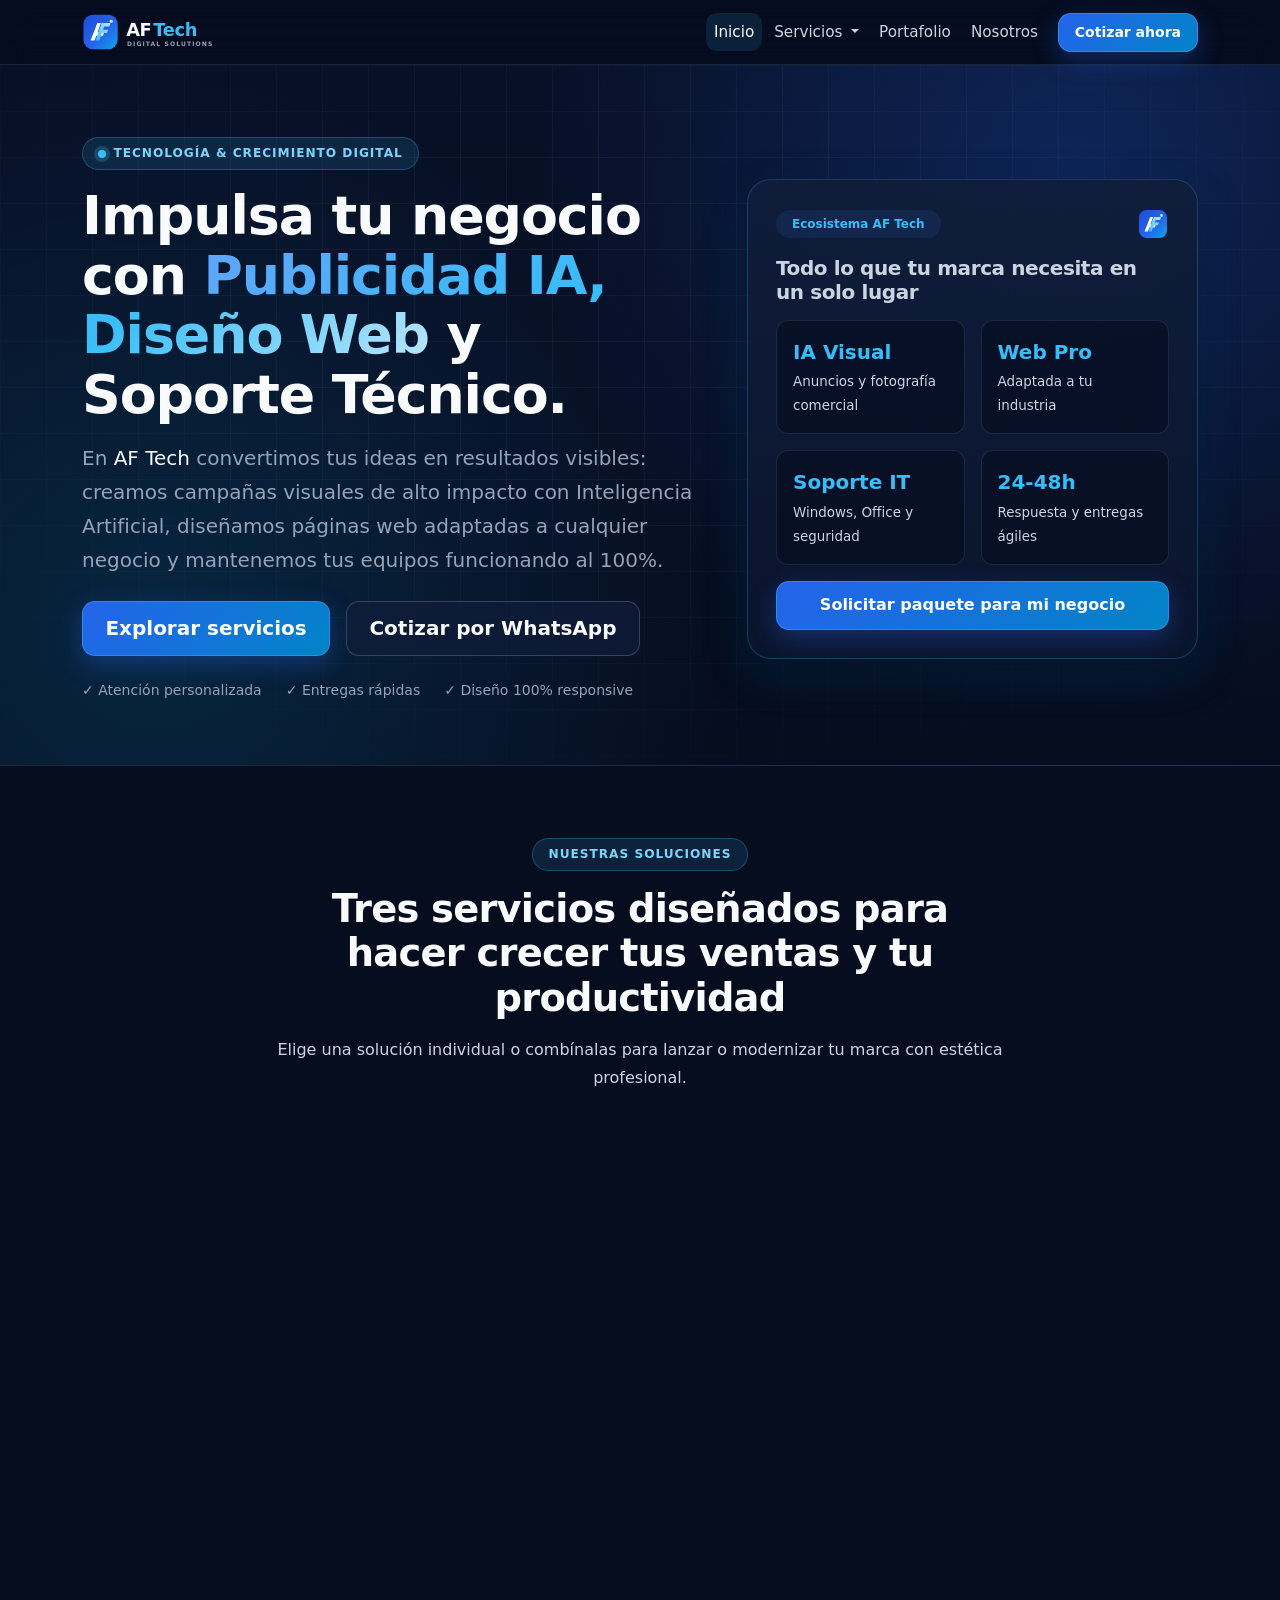
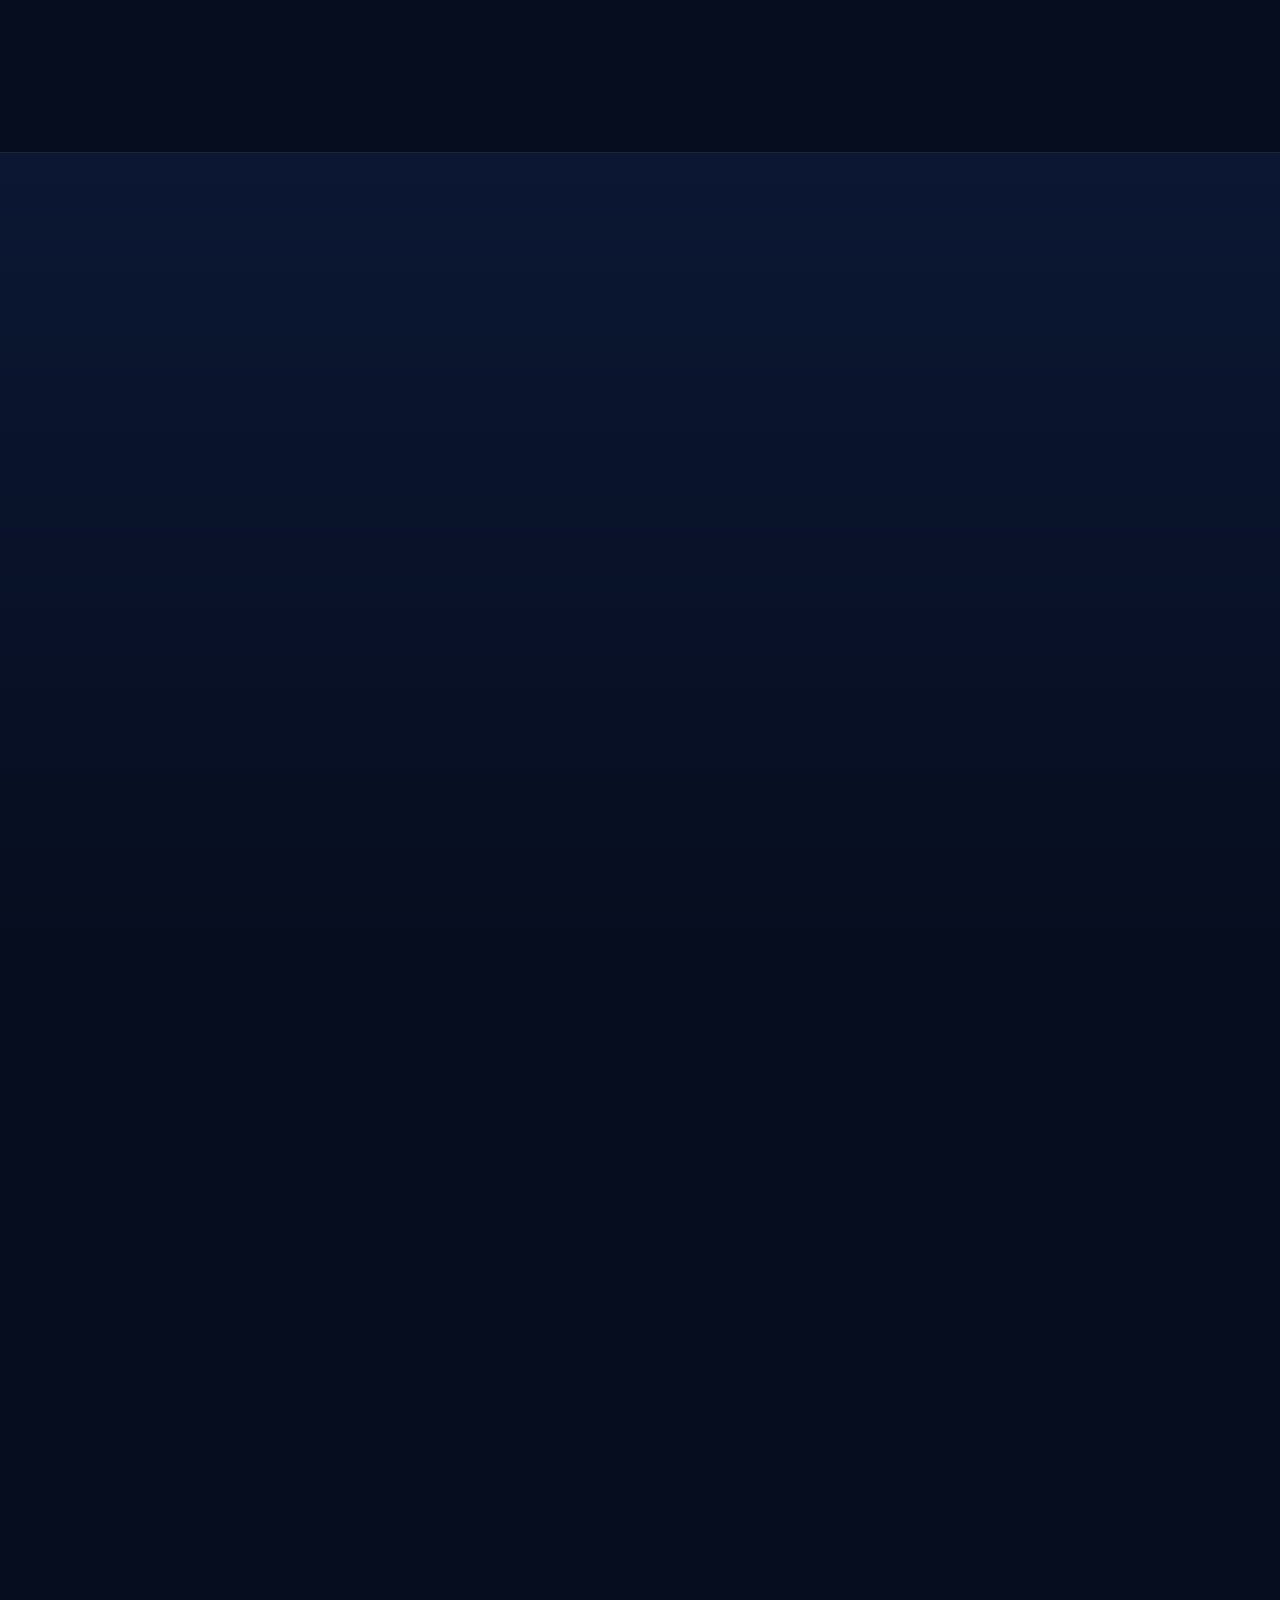
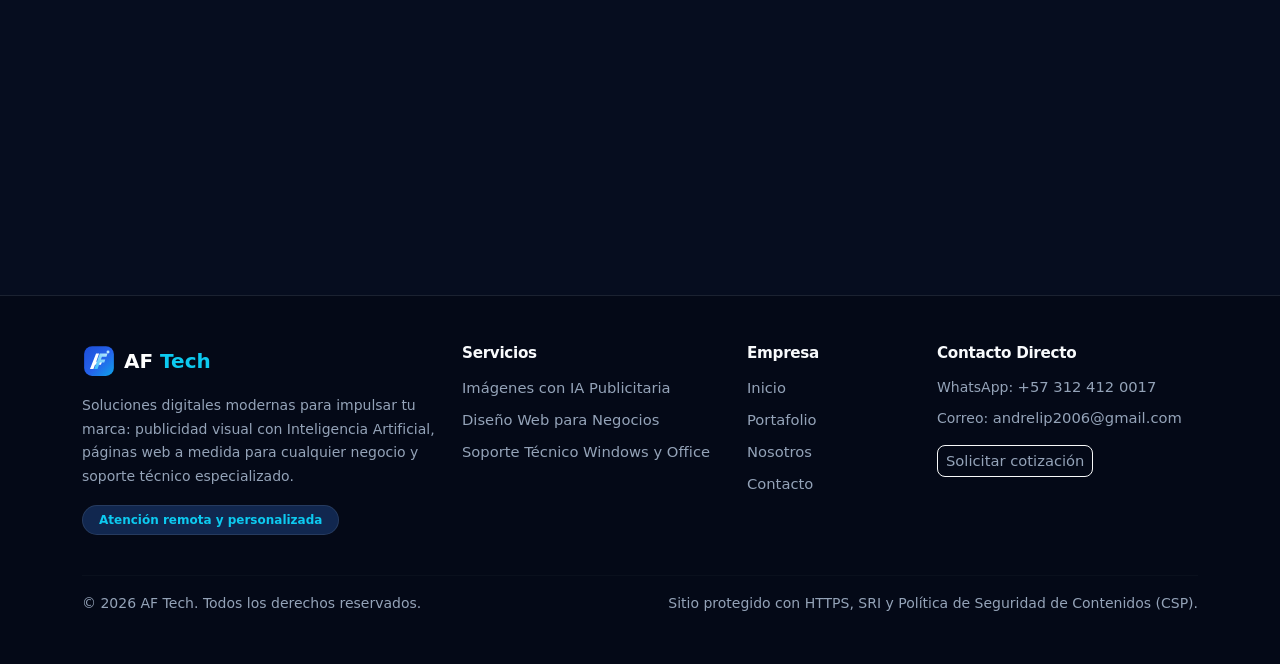
<file: index.html>
<!DOCTYPE html>
<html lang="es" data-bs-theme="dark">
<head>
    <meta charset="UTF-8">
    <meta name="viewport" content="width=device-width, initial-scale=1.0">
    <meta name="description" content="AF Tech: Generación de imágenes con IA para publicidad, diseño de páginas web para cualquier negocio y soporte técnico especializado.">
    <meta name="referrer" content="strict-origin-when-cross-origin">
    <meta http-equiv="Content-Security-Policy" content="default-src 'self'; script-src 'self' https://cdn.jsdelivr.net; style-src 'self' https://cdn.jsdelivr.net https://fonts.googleapis.com; font-src 'self' https://fonts.gstatic.com https://cdn.jsdelivr.net; img-src 'self' data:; connect-src 'self'; object-src 'none'; base-uri 'self'; form-action 'self' https://wa.me; upgrade-insecure-requests">
    <title>AF Tech | Publicidad con IA, Diseño Web y Soporte Técnico</title>
    <link rel="icon" type="image/svg+xml" href="images/brand/favicon.svg">
    <link rel="preconnect" href="https://fonts.googleapis.com">
    <link rel="preconnect" href="https://fonts.gstatic.com" crossorigin>
    <link href="https://fonts.googleapis.com/css2?family=Inter:wght@400;500;600;700&family=Plus+Jakarta+Sans:wght@700;800&display=swap" rel="stylesheet">
    <link href="https://cdn.jsdelivr.net/npm/bootstrap@5.3.3/dist/css/bootstrap.min.css" rel="stylesheet" integrity="sha384-QWTKZyjpPEjISv5WaRU9OFeRpok6YctnYmDr5pNlyT2bRjXh0JMhjY6hW+ALEwIH" crossorigin="anonymous">
    <link rel="stylesheet" href="css/styles.css?v=2026.3">
</head>
<body class="d-flex flex-column min-vh-100">
    <a class="skip-link" href="#main-content">Saltar al contenido</a>
    <div id="navbar-placeholder"></div>

    <main id="main-content" role="main" class="flex-grow-1">
        <!-- HERO SECTION -->
        <header class="af-hero">
            <div class="container">
                <div class="row align-items-center gy-5">
                    <div class="col-lg-7">
                        <span class="af-pill mb-3">
                            <span class="af-pill-dot" aria-hidden="true"></span>
                            Tecnología &amp; Crecimiento Digital
                        </span>
                        <h1 class="af-hero-title mb-3">
                            Impulsa tu negocio con <span class="text-gradient-blue">Publicidad IA, Diseño Web</span> y Soporte Técnico.
                        </h1>
                        <p class="lead text-secondary mb-4">
                            En <strong>AF Tech</strong> convertimos tus ideas en resultados visibles: creamos campañas visuales de alto impacto con Inteligencia Artificial, diseñamos páginas web adaptadas a cualquier negocio y mantenemos tus equipos funcionando al 100%.
                        </p>
                        <div class="d-flex flex-wrap gap-3 mb-4">
                            <a href="#servicios" class="btn btn-af-primary btn-lg">Explorar servicios</a>
                            <a href="contacto.html" class="btn btn-af-outline btn-lg">Cotizar por WhatsApp</a>
                        </div>
                        <div class="d-flex flex-wrap align-items-center gap-4 small text-secondary fw-medium">
                            <span>&#10003; Atención personalizada</span>
                            <span>&#10003; Entregas rápidas</span>
                            <span>&#10003; Diseño 100% responsive</span>
                        </div>
                    </div>

                    <div class="col-lg-5">
                        <div class="af-hero-panel">
                            <div class="d-flex align-items-center justify-content-between mb-3">
                                <span class="badge rounded-pill text-bg-primary bg-opacity-10 text-primary px-3 py-2 fw-semibold">Ecosistema AF Tech</span>
                                <img src="images/brand/favicon.svg" alt="Emblema AF Tech" width="32" height="32">
                            </div>
                            <h2 class="h5 fw-bold mb-3">Todo lo que tu marca necesita en un solo lugar</h2>
                            <div class="row g-3 mb-3">
                                <div class="col-6">
                                    <div class="af-hero-metric">
                                        <strong>IA Visual</strong>
                                        <span>Anuncios y fotografía comercial</span>
                                    </div>
                                </div>
                                <div class="col-6">
                                    <div class="af-hero-metric">
                                        <strong>Web Pro</strong>
                                        <span>Adaptada a tu industria</span>
                                    </div>
                                </div>
                                <div class="col-6">
                                    <div class="af-hero-metric">
                                        <strong>Soporte IT</strong>
                                        <span>Windows, Office y seguridad</span>
                                    </div>
                                </div>
                                <div class="col-6">
                                    <div class="af-hero-metric">
                                        <strong>24-48h</strong>
                                        <span>Respuesta y entregas ágiles</span>
                                    </div>
                                </div>
                            </div>
                            <a href="contacto.html?servicio=paquete" class="btn btn-af-primary w-100">Solicitar paquete para mi negocio</a>
                        </div>
                    </div>
                </div>
            </div>
        </header>

        <!-- 3 PILARES DE SERVICIOS -->
        <section id="servicios" class="py-5">
            <div class="container py-lg-4">
                <div class="text-center mx-auto mb-5 col-lg-8 af-reveal">
                    <span class="af-pill mb-3">Nuestras Soluciones</span>
                    <h2 class="section-title">Tres servicios diseñados para hacer crecer tus ventas y tu productividad</h2>
                    <p class="mb-0">Elige una solución individual o combínalas para lanzar o modernizar tu marca con estética profesional.</p>
                </div>

                <div class="row g-4">
                    <div class="col-lg-4 af-reveal">
                        <article class="af-card h-100 d-flex flex-column p-4 af-card-featured">
                            <div class="d-flex align-items-center justify-content-between mb-3">
                                <div class="af-icon-box af-icon-box-solid" aria-hidden="true">
                                    <svg viewBox="0 0 24 24" fill="none" stroke="currentColor" stroke-width="2" stroke-linecap="round" stroke-linejoin="round"><path d="M12 3l1.9 5.8L20 10.7l-5.8 1.9L12 18.5l-1.9-5.9L4.3 10.7l5.8-1.9L12 3z"/><path d="M5 3v4"/><path d="M19 17v4"/><path d="M3 5h4"/><path d="M17 19h4"/></svg>
                                </div>
                                <span class="badge rounded-pill text-bg-primary">Más solicitado</span>
                            </div>
                            <h3 class="h4 fw-bold mb-2">Imágenes con IA para Publicidad</h3>
                            <p class="mb-3">Creamos piezas visuales hiperrealistas para anuncios en redes sociales, catálogos de productos y campañas digitales sin costos de estudio fotográfico.</p>
                            <ul class="af-check-list mb-4">
                                <li>Fotografía comercial de productos con IA</li>
                                <li>Creativos para Instagram, TikTok y Meta Ads</li>
                                <li>Escenarios de lujo y campañas de temporada</li>
                            </ul>
                            <div class="mt-auto d-flex gap-2">
                                <a href="servicio-ia.html" class="btn btn-af-primary flex-grow-1">Ver planes IA</a>
                                <a href="contacto.html?servicio=ia" class="btn btn-af-outline">Cotizar</a>
                            </div>
                        </article>
                    </div>

                    <div class="col-lg-4 af-reveal">
                        <article class="af-card h-100 d-flex flex-column p-4">
                            <div class="d-flex align-items-center justify-content-between mb-3">
                                <div class="af-icon-box" aria-hidden="true">
                                    <svg viewBox="0 0 24 24" fill="none" stroke="currentColor" stroke-width="2" stroke-linecap="round" stroke-linejoin="round"><rect x="2" y="3" width="20" height="14" rx="2"/><path d="M8 21h8"/><path d="M12 17v4"/></svg>
                                </div>
                                <span class="badge rounded-pill af-badge-soft">Cualquier negocio</span>
                            </div>
                            <h3 class="h4 fw-bold mb-2">Diseño de Páginas Web</h3>
                            <p class="mb-3">Desarrollamos sitios web modernos, rápidos y adaptables a celulares para que tu negocio transmita confianza y reciba clientes por WhatsApp 24/7.</p>
                            <ul class="af-check-list mb-4">
                                <li>Adaptado a tiendas, restaurantes, clínicas y más</li>
                                <li>Diseño responsive, veloz y seguro (HTTPS)</li>
                                <li>Optimización visual orientada a ventas</li>
                            </ul>
                            <div class="mt-auto d-flex gap-2">
                                <a href="servicio-desarrollo.html" class="btn btn-af-primary flex-grow-1">Ver planes Web</a>
                                <a href="contacto.html?servicio=web" class="btn btn-af-outline">Cotizar</a>
                            </div>
                        </article>
                    </div>

                    <div class="col-lg-4 af-reveal">
                        <article class="af-card h-100 d-flex flex-column p-4">
                            <div class="d-flex align-items-center justify-content-between mb-3">
                                <div class="af-icon-box" aria-hidden="true">
                                    <svg viewBox="0 0 24 24" fill="none" stroke="currentColor" stroke-width="2" stroke-linecap="round" stroke-linejoin="round"><path d="M12 22s8-4 8-10V5l-8-3-8 3v7c0 6 8 10 8 10z"/><path d="M9 12l2 2 4-4"/></svg>
                                </div>
                                <span class="badge rounded-pill af-badge-neutral">Remoto / Local</span>
                            </div>
                            <h3 class="h4 fw-bold mb-2">Soporte Técnico IT</h3>
                            <p class="mb-3">Mantenimiento, diagnóstico y optimización de equipos Windows y suites de productividad Office para que trabajes sin lentitud ni fallos.</p>
                            <ul class="af-check-list mb-4">
                                <li>Instalación, configuración y soporte Windows/Office</li>
                                <li>Limpieza de malware y respaldo seguro de datos</li>
                                <li>Optimización de arranque y actualización de drivers</li>
                            </ul>
                            <div class="mt-auto d-flex gap-2">
                                <a href="servicio-soporte.html" class="btn btn-af-primary flex-grow-1">Ver soporte</a>
                                <a href="contacto.html?servicio=soporte" class="btn btn-af-outline">Pedir ayuda</a>
                            </div>
                        </article>
                    </div>
                </div>
            </div>
        </section>

        <!-- SECCIÓN IA PUBLICITARIA -->
        <section id="ia-publicidad" class="py-5 bg-af-slate border-top border-bottom">
            <div class="container py-lg-4">
                <div class="row align-items-end justify-content-between gy-3 mb-5 af-reveal">
                    <div class="col-lg-7">
                        <span class="af-pill mb-3">Publicidad con Inteligencia Artificial</span>
                        <h2 class="section-title mb-2">Convierte tus productos en anuncios de nivel agencia</h2>
                        <p class="mb-0">Generamos fotografías publicitarias con IA pensadas para detener el scroll, elevar la percepción de tu marca y multiplicar tus clics en redes sociales.</p>
                    </div>
                    <div class="col-lg-4 text-lg-end">
                        <a href="servicio-ia.html" class="btn btn-af-primary">Explorar catálogo IA</a>
                    </div>
                </div>

                <div class="row g-4">
                    <div class="col-md-4 af-reveal">
                        <article class="af-gallery-card h-100">
                            <div class="af-gallery-media">
                                <img src="images/ai-ads/ad-producto-tech.jpg" alt="Ejemplo de anuncio publicitario generado con IA para audífonos tecnológicos" loading="lazy">
                            </div>
                            <div class="p-4">
                                <span class="badge rounded-pill text-bg-primary bg-opacity-10 text-primary mb-2">Tecnología &amp; E-commerce</span>
                                <h3 class="h5 fw-bold mb-2">Fotografía de Producto</h3>
                                <p class="small mb-0">Iluminación de estudio, fondos dinámicos y acabados premium ideales para tiendas online y lanzamientos.</p>
                            </div>
                        </article>
                    </div>
                    <div class="col-md-4 af-reveal">
                        <article class="af-gallery-card h-100">
                            <div class="af-gallery-media">
                                <img src="images/ai-ads/ad-gastronomia.jpg" alt="Ejemplo de fotografía publicitaria con IA para cafetería y gastronomía" loading="lazy">
                            </div>
                            <div class="p-4">
                                <span class="badge rounded-pill text-bg-primary bg-opacity-10 text-primary mb-2">Gastronomía &amp; Alimentos</span>
                                <h3 class="h5 fw-bold mb-2">Campañas Irresistibles</h3>
                                <p class="small mb-0">Imágenes apetitosas y profesionales para menús digitales, promociones de delivery y redes sociales.</p>
                            </div>
                        </article>
                    </div>
                    <div class="col-md-4 af-reveal">
                        <article class="af-gallery-card h-100">
                            <div class="af-gallery-media">
                                <img src="images/ai-ads/ad-moda-urbana.jpg" alt="Ejemplo de campaña publicitaria con IA para calzado y moda urbana" loading="lazy">
                            </div>
                            <div class="p-4">
                                <span class="badge rounded-pill text-bg-primary bg-opacity-10 text-primary mb-2">Moda &amp; Calzado</span>
                                <h3 class="h5 fw-bold mb-2">Creativos para Redes</h3>
                                <p class="small mb-0">Escenarios futuristas o minimalistas diseñados a medida para anuncios en Instagram, Facebook y TikTok.</p>
                            </div>
                        </article>
                    </div>
                </div>
            </div>
        </section>

        <!-- SECCIÓN DISEÑO WEB PARA CUALQUIER NEGOCIO -->
        <section id="diseno-web" class="py-5">
            <div class="container py-lg-4">
                <div class="row align-items-center gy-5">
                    <div class="col-lg-6 af-reveal">
                        <span class="af-pill mb-3">Diseño Web a Medida</span>
                        <h2 class="section-title">Páginas web modernas adaptadas a cualquier tipo de negocio</h2>
                        <p class="mb-4">No importa el tamaño o sector de tu empresa: construimos sitios claros, rápidos y pensados para convertir visitantes en clientes reales desde celular o computador.</p>

                        <div class="d-flex flex-wrap gap-2 mb-4">
                            <span class="af-industry-chip">Tiendas &amp; E-commerce</span>
                            <span class="af-industry-chip">Restaurantes &amp; Cafés</span>
                            <span class="af-industry-chip">Clínicas &amp; Salud</span>
                            <span class="af-industry-chip">Inmobiliarias</span>
                            <span class="af-industry-chip">Servicios Profesionales</span>
                            <span class="af-industry-chip">Emprendimientos</span>
                        </div>

                        <ul class="af-check-list mb-4">
                            <li>Diseño 100% adaptable a móviles, tablets y escritorio</li>
                            <li>Integración directa con WhatsApp, formularios y redes sociales</li>
                            <li>Buenas prácticas de velocidad, SEO y seguridad web moderna</li>
                        </ul>

                        <div class="d-flex flex-wrap gap-3">
                            <a href="servicio-desarrollo.html" class="btn btn-af-primary">Ver detalles de Diseño Web</a>
                            <a href="contacto.html?servicio=web" class="btn btn-af-outline">Cotizar mi página</a>
                        </div>
                    </div>

                    <div class="col-lg-6 af-reveal">
                        <div class="af-media-frame ratio ratio-16x9">
                            <img src="images/services/diseno-web-moderno.jpg" alt="Diseño de páginas web modernas en laptop y teléfono móvil por AF Tech" loading="lazy">
                        </div>
                    </div>
                </div>
            </div>
        </section>

        <!-- SECCIÓN SOPORTE TÉCNICO -->
        <section id="soporte" class="py-5 bg-af-soft-blue border-top">
            <div class="container py-lg-4">
                <div class="row align-items-center gy-5">
                    <div class="col-lg-6 order-lg-2 af-reveal">
                        <span class="af-pill mb-3">Soporte Técnico Especializado</span>
                        <h2 class="section-title">Tu PC rápida, estable y protegida sin complicaciones</h2>
                        <p class="mb-4">Atendemos incidencias de Windows, configuración de Microsoft Office, eliminación de virus y mantenimiento preventivo para estudiantes, profesionales y pequeñas empresas.</p>

                        <div class="row g-3 mb-4">
                            <div class="col-sm-6">
                                <div class="af-card p-3 h-100">
                                    <h3 class="h6 fw-bold mb-1">Windows &amp; Drivers</h3>
                                    <p class="small mb-0">Instalación limpia, recuperación de arranque y optimización del sistema.</p>
                                </div>
                            </div>
                            <div class="col-sm-6">
                                <div class="af-card p-3 h-100">
                                    <h3 class="h6 fw-bold mb-1">Suite Office</h3>
                                    <p class="small mb-0">Instalación, configuración de cuentas y puesta a punto lista para trabajar.</p>
                                </div>
                            </div>
                            <div class="col-sm-6">
                                <div class="af-card p-3 h-100">
                                    <h3 class="h6 fw-bold mb-1">Seguridad &amp; Limpieza</h3>
                                    <p class="small mb-0">Eliminación de malware, revisión de amenazas y respaldo de archivos.</p>
                                </div>
                            </div>
                            <div class="col-sm-6">
                                <div class="af-card p-3 h-100">
                                    <h3 class="h6 fw-bold mb-1">Soporte Directo</h3>
                                    <p class="small mb-0">Diagnóstico claro y acompañamiento remoto o presencial.</p>
                                </div>
                            </div>
                        </div>

                        <a href="servicio-soporte.html" class="btn btn-af-primary me-2">Ver servicio completo</a>
                        <a href="contacto.html?servicio=soporte" class="btn btn-af-outline">Pedir soporte</a>
                    </div>

                    <div class="col-lg-6 order-lg-1 af-reveal">
                        <div class="af-media-frame ratio ratio-16x9">
                            <img src="images/services/soporte-tech-moderno.jpg" alt="Estación de diagnóstico y soporte técnico IT de AF Tech" loading="lazy">
                        </div>
                    </div>
                </div>
            </div>
        </section>

        <!-- PROCESO + CTA FINAL -->
        <section class="py-5">
            <div class="container py-lg-4">
                <div class="text-center mx-auto mb-5 col-lg-7 af-reveal">
                    <span class="af-pill mb-3">Cómo Trabajamos</span>
                    <h2 class="section-title">Un proceso claro, seguro y sin letras pequeñas</h2>
                </div>

                <div class="row g-4 mb-5">
                    <div class="col-md-4 af-reveal">
                        <div class="af-card p-4 h-100">
                            <span class="badge rounded-pill text-bg-primary mb-3">Paso 01</span>
                            <h3 class="h5 fw-bold">Diagnóstico y Propuesta</h3>
                            <p class="small mb-0">Escuchamos tu necesidad —ya sea campaña IA, web o soporte— y te entregamos un plan claro y presupuesto cerrado.</p>
                        </div>
                    </div>
                    <div class="col-md-4 af-reveal">
                        <div class="af-card p-4 h-100">
                            <span class="badge rounded-pill text-bg-primary mb-3">Paso 02</span>
                            <h3 class="h5 fw-bold">Producción y Seguridad</h3>
                            <p class="small mb-0">Trabajamos con herramientas modernas, buenas prácticas de seguridad y avances visibles en cada etapa.</p>
                        </div>
                    </div>
                    <div class="col-md-4 af-reveal">
                        <div class="af-card p-4 h-100">
                            <span class="badge rounded-pill text-bg-primary mb-3">Paso 03</span>
                            <h3 class="h5 fw-bold">Entrega y Acompañamiento</h3>
                            <p class="small mb-0">Recibes tu proyecto listo para vender o tu equipo optimizado, con asesoría post-servicio incluida.</p>
                        </div>
                    </div>
                </div>

                <div class="af-cta-band af-reveal">
                    <div class="row align-items-center gy-4">
                        <div class="col-lg-8">
                            <span class="af-pill af-pill-dark mb-3">Lleva tu marca al siguiente nivel</span>
                            <h2 class="display-6 fw-bold mb-2">¿Listo para transformar tu imagen o tu negocio con AF Tech?</h2>
                            <p class="mb-0">Escríbenos hoy por WhatsApp y recibe asesoría sin compromiso sobre publicidad con IA, tu nueva página web o soporte técnico.</p>
                        </div>
                        <div class="col-lg-4 text-lg-end">
                            <a href="contacto.html" class="btn btn-af-light btn-lg">Hablar con AF Tech</a>
                        </div>
                    </div>
                </div>
            </div>
        </section>
    </main>

    <div id="footer-placeholder"></div>

    <script src="https://cdn.jsdelivr.net/npm/bootstrap@5.3.3/dist/js/bootstrap.bundle.min.js" integrity="sha384-YvpcrYf0tY3lHB60NNkmXc5s9fDVZLESaAA55NDzOxhy9GkcIdslK1eN7N6jIeHz" crossorigin="anonymous"></script>
    <script src="js/main.js?v=2026.3"></script>
</body>
</html>
</file>
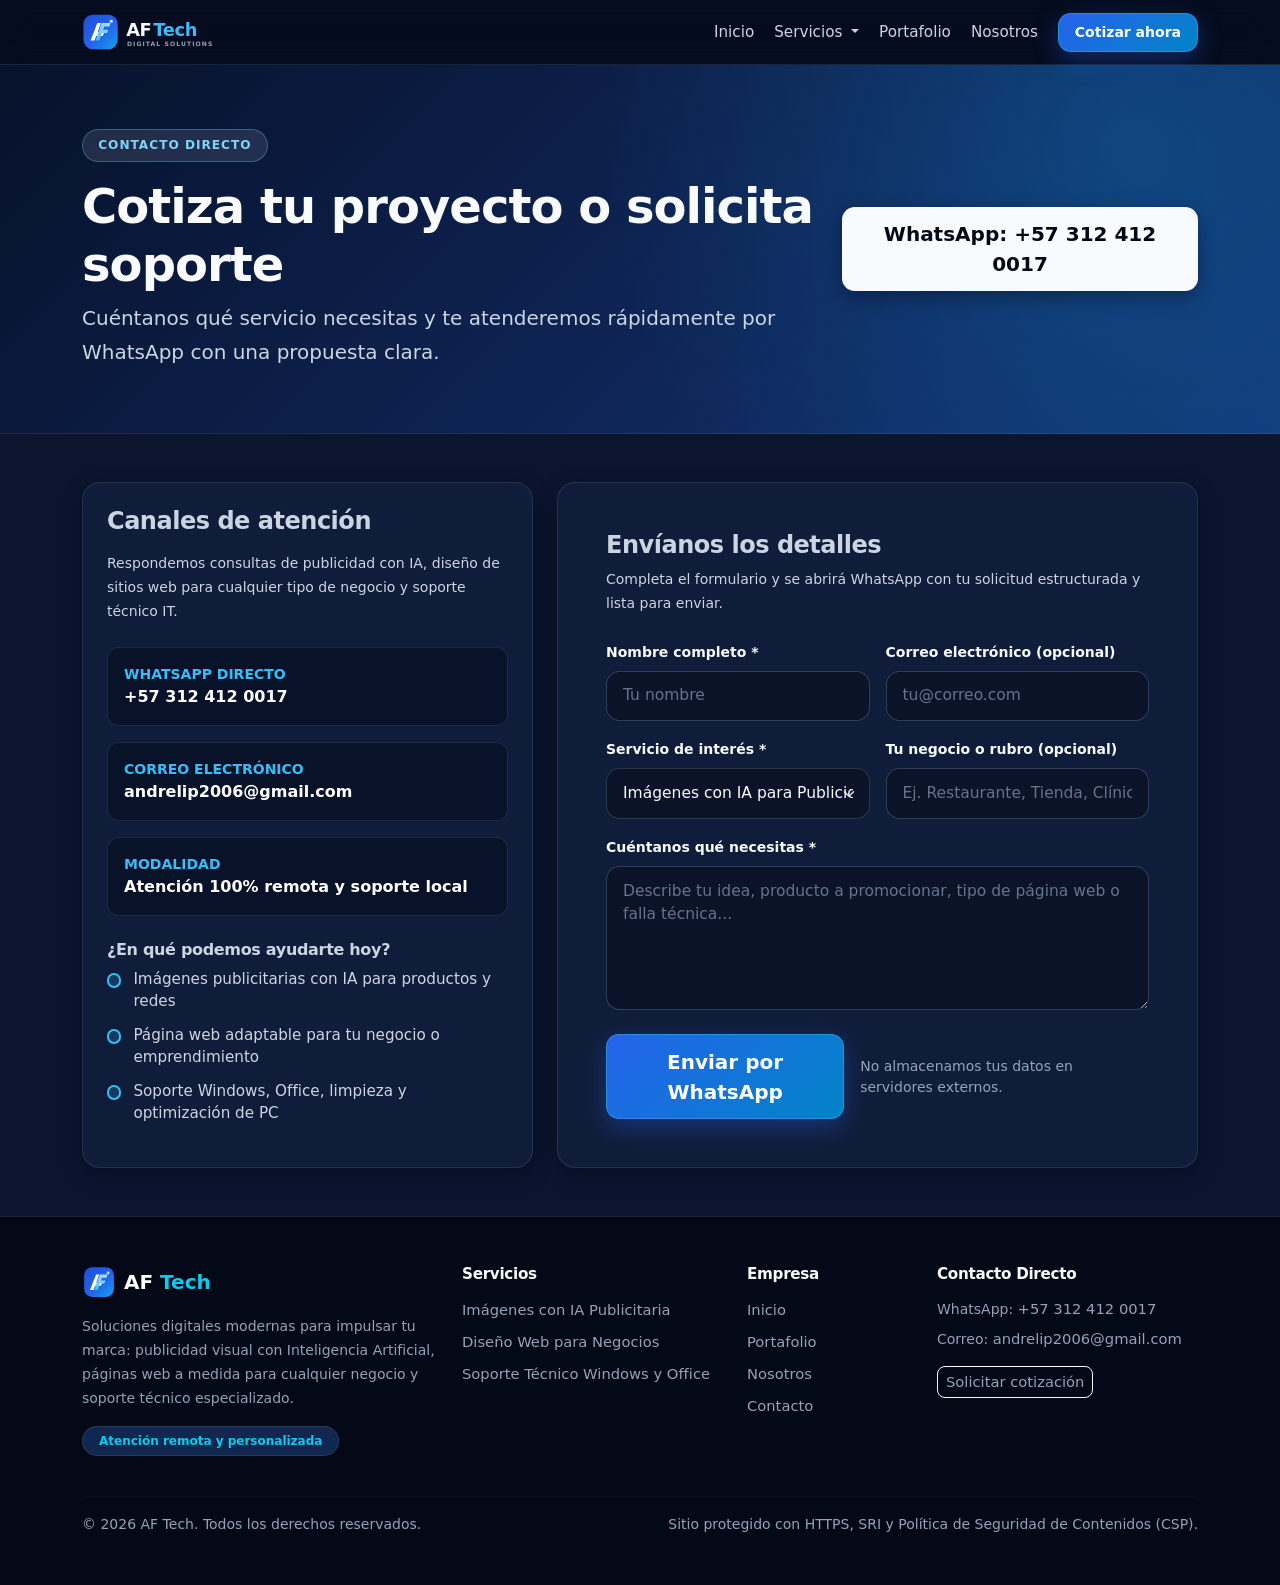
<file: contacto.html>
<!DOCTYPE html>
<html lang="es" data-bs-theme="dark">
<head>
    <meta charset="UTF-8">
    <meta name="viewport" content="width=device-width, initial-scale=1.0">
    <meta name="description" content="Contacta a AF Tech por WhatsApp para cotizar imágenes con IA publicitaria, páginas web para tu negocio o soporte técnico.">
    <meta name="referrer" content="strict-origin-when-cross-origin">
    <meta http-equiv="Content-Security-Policy" content="default-src 'self'; script-src 'self' https://cdn.jsdelivr.net; style-src 'self' https://cdn.jsdelivr.net https://fonts.googleapis.com; font-src 'self' https://fonts.gstatic.com https://cdn.jsdelivr.net; img-src 'self' data:; connect-src 'self'; object-src 'none'; base-uri 'self'; form-action 'self' https://wa.me; upgrade-insecure-requests">
    <title>Contacto y Cotizaciones | AF Tech</title>
    <link rel="icon" type="image/svg+xml" href="images/brand/favicon.svg">
    <link rel="preconnect" href="https://fonts.googleapis.com">
    <link rel="preconnect" href="https://fonts.gstatic.com" crossorigin>
    <link href="https://fonts.googleapis.com/css2?family=Inter:wght@400;500;600;700&family=Plus+Jakarta+Sans:wght@700;800&display=swap" rel="stylesheet">
    <link href="https://cdn.jsdelivr.net/npm/bootstrap@5.3.3/dist/css/bootstrap.min.css" rel="stylesheet" integrity="sha384-QWTKZyjpPEjISv5WaRU9OFeRpok6YctnYmDr5pNlyT2bRjXh0JMhjY6hW+ALEwIH" crossorigin="anonymous">
    <link rel="stylesheet" href="css/styles.css?v=2026.3">
</head>
<body class="d-flex flex-column min-vh-100">
    <a class="skip-link" href="#main-content">Saltar al contenido</a>
    <div id="navbar-placeholder"></div>

    <header class="af-page-banner">
        <div class="container">
            <div class="row align-items-center gy-4">
                <div class="col-lg-8">
                    <span class="af-pill af-pill-dark mb-3">Contacto Directo</span>
                    <h1 class="display-5 fw-bold mb-2">Cotiza tu proyecto o solicita soporte</h1>
                    <p class="lead mb-0">Cuéntanos qué servicio necesitas y te atenderemos rápidamente por WhatsApp con una propuesta clara.</p>
                </div>
                <div class="col-lg-4 text-lg-end">
                    <a href="https://wa.me/573124120017" target="_blank" rel="noopener noreferrer" class="btn btn-af-light btn-lg">
                        WhatsApp: +57 312 412 0017
                    </a>
                </div>
            </div>
        </div>
    </header>

    <main id="main-content" role="main" class="py-5 flex-grow-1 bg-af-slate">
        <div class="container">
            <div class="row g-4">
                <div class="col-lg-5">
                    <div class="af-card p-4 h-100">
                        <h2 class="h4 fw-bold mb-3">Canales de atención</h2>
                        <p class="small mb-4">Respondemos consultas de publicidad con IA, diseño de sitios web para cualquier tipo de negocio y soporte técnico IT.</p>

                        <div class="d-flex flex-column gap-3 mb-4">
                            <div class="af-contact-box">
                                <small class="text-uppercase text-primary fw-bold d-block">WhatsApp Directo</small>
                                <a href="https://wa.me/573124120017" target="_blank" rel="noopener noreferrer" class="fw-semibold text-decoration-none text-white">+57 312 412 0017</a>
                            </div>
                            <div class="af-contact-box">
                                <small class="text-uppercase text-primary fw-bold d-block">Correo Electrónico</small>
                                <a href="mailto:andrelip2006@gmail.com" class="fw-semibold text-decoration-none text-white">andrelip2006@gmail.com</a>
                            </div>
                            <div class="af-contact-box">
                                <small class="text-uppercase text-primary fw-bold d-block">Modalidad</small>
                                <span class="fw-semibold text-white">Atención 100% remota y soporte local</span>
                            </div>
                        </div>

                        <h3 class="h6 fw-bold mb-2">¿En qué podemos ayudarte hoy?</h3>
                        <ul class="af-check-list mb-0">
                            <li>Imágenes publicitarias con IA para productos y redes</li>
                            <li>Página web adaptable para tu negocio o emprendimiento</li>
                            <li>Soporte Windows, Office, limpieza y optimización de PC</li>
                        </ul>
                    </div>
                </div>

                <div class="col-lg-7">
                    <div class="af-card p-4 p-lg-5 h-100">
                        <h2 class="h4 fw-bold mb-2">Envíanos los detalles</h2>
                        <p class="small mb-4">Completa el formulario y se abrirá WhatsApp con tu solicitud estructurada y lista para enviar.</p>

                        <form id="contact-form" novalidate>
                            <!-- Campo honeypot oculto para filtrar bots -->
                            <div class="visually-hidden" aria-hidden="true">
                                <label for="website-field">No llenar este campo</label>
                                <input type="text" id="website-field" name="website" tabindex="-1" autocomplete="off">
                            </div>

                            <div class="row g-3">
                                <div class="col-sm-6">
                                    <label for="name" class="form-label fw-semibold small">Nombre completo *</label>
                                    <input type="text" class="form-control af-form-control" id="name" name="name" maxlength="80" placeholder="Tu nombre" autocomplete="name" required>
                                </div>
                                <div class="col-sm-6">
                                    <label for="email" class="form-label fw-semibold small">Correo electrónico (opcional)</label>
                                    <input type="email" class="form-control af-form-control" id="email" name="email" maxlength="120" placeholder="tu@correo.com" autocomplete="email">
                                </div>
                                <div class="col-sm-6">
                                    <label for="service" class="form-label fw-semibold small">Servicio de interés *</label>
                                    <select id="service" name="service" class="form-select af-form-control" required>
                                        <option value="Generación de Imágenes con IA para Publicidad">Imágenes con IA para Publicidad</option>
                                        <option value="Diseño de Página Web para Negocio">Diseño de Página Web para Negocio</option>
                                        <option value="Soporte Técnico (Windows / Office / Mantenimiento)">Soporte Técnico IT</option>
                                        <option value="Paquete Integral (Web + IA Publicitaria)">Paquete Integral (Web + IA)</option>
                                    </select>
                                </div>
                                <div class="col-sm-6">
                                    <label for="business" class="form-label fw-semibold small">Tu negocio o rubro (opcional)</label>
                                    <input type="text" class="form-control af-form-control" id="business" name="business" maxlength="80" placeholder="Ej. Restaurante, Tienda, Clínica...">
                                </div>
                                <div class="col-12">
                                    <label for="message" class="form-label fw-semibold small">Cuéntanos qué necesitas *</label>
                                    <textarea class="form-control af-form-control" id="message" name="message" rows="5" maxlength="1000" placeholder="Describe tu idea, producto a promocionar, tipo de página web o falla técnica..." required></textarea>
                                </div>
                            </div>

                            <div id="form-feedback" class="d-none" role="status" aria-live="polite"></div>

                            <div class="d-flex flex-column flex-sm-row align-items-sm-center justify-content-between gap-3 mt-4">
                                <button type="submit" class="btn btn-af-primary btn-lg">Enviar por WhatsApp</button>
                                <small class="text-secondary">No almacenamos tus datos en servidores externos.</small>
                            </div>
                        </form>
                    </div>
                </div>
            </div>
        </div>
    </main>

    <div id="footer-placeholder"></div>

    <script src="https://cdn.jsdelivr.net/npm/bootstrap@5.3.3/dist/js/bootstrap.bundle.min.js" integrity="sha384-YvpcrYf0tY3lHB60NNkmXc5s9fDVZLESaAA55NDzOxhy9GkcIdslK1eN7N6jIeHz" crossorigin="anonymous"></script>
    <script src="js/main.js?v=2026.3"></script>
</body>
</html>
</file>
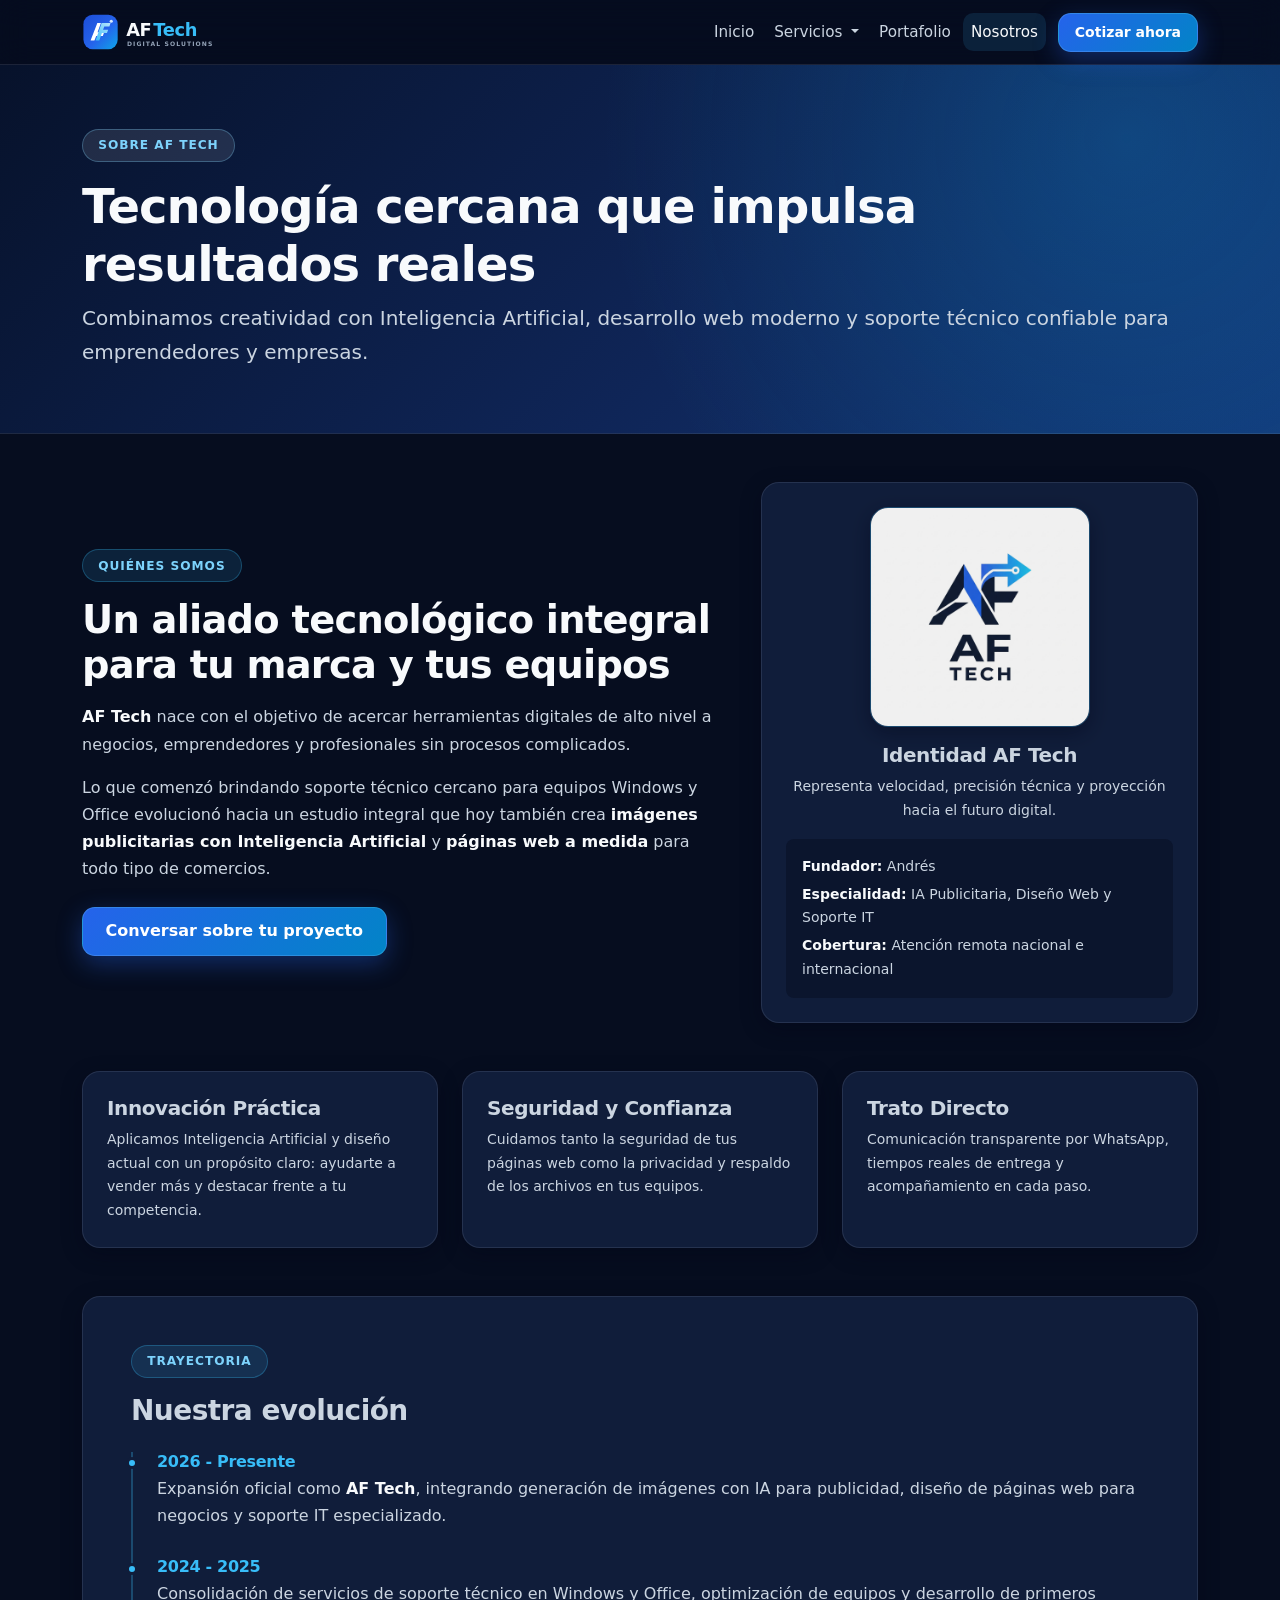
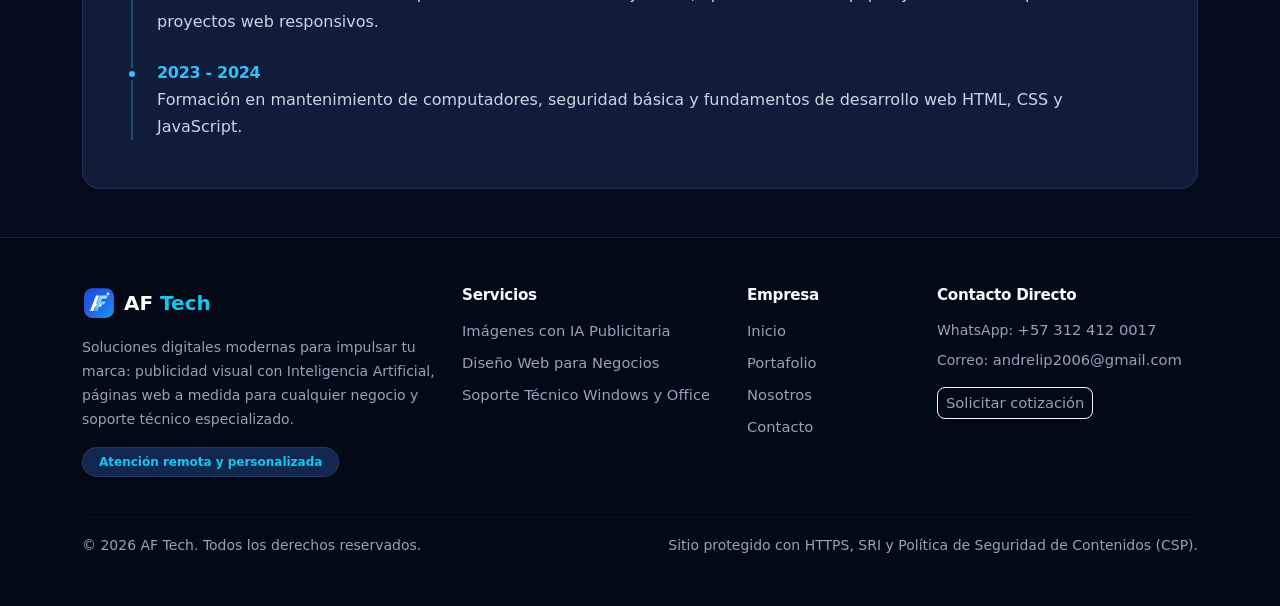
<file: nosotros.html>
<!DOCTYPE html>
<html lang="es" data-bs-theme="dark">
<head>
    <meta charset="UTF-8">
    <meta name="viewport" content="width=device-width, initial-scale=1.0">
    <meta name="description" content="Conoce a AF Tech: nuestra misión, identidad visual y experiencia en publicidad con IA, diseño web y soporte técnico.">
    <meta name="referrer" content="strict-origin-when-cross-origin">
    <meta http-equiv="Content-Security-Policy" content="default-src 'self'; script-src 'self' https://cdn.jsdelivr.net; style-src 'self' https://cdn.jsdelivr.net https://fonts.googleapis.com; font-src 'self' https://fonts.gstatic.com https://cdn.jsdelivr.net; img-src 'self' data:; connect-src 'self'; object-src 'none'; base-uri 'self'; form-action 'self' https://wa.me; upgrade-insecure-requests">
    <title>Nosotros | AF Tech</title>
    <link rel="icon" type="image/svg+xml" href="images/brand/favicon.svg">
    <link rel="preconnect" href="https://fonts.googleapis.com">
    <link rel="preconnect" href="https://fonts.gstatic.com" crossorigin>
    <link href="https://fonts.googleapis.com/css2?family=Inter:wght@400;500;600;700&family=Plus+Jakarta+Sans:wght@700;800&display=swap" rel="stylesheet">
    <link href="https://cdn.jsdelivr.net/npm/bootstrap@5.3.3/dist/css/bootstrap.min.css" rel="stylesheet" integrity="sha384-QWTKZyjpPEjISv5WaRU9OFeRpok6YctnYmDr5pNlyT2bRjXh0JMhjY6hW+ALEwIH" crossorigin="anonymous">
    <link rel="stylesheet" href="css/styles.css?v=2026.3">
</head>
<body class="d-flex flex-column min-vh-100">
    <a class="skip-link" href="#main-content">Saltar al contenido</a>
    <div id="navbar-placeholder"></div>

    <header class="af-page-banner">
        <div class="container">
            <span class="af-pill af-pill-dark mb-3">Sobre AF Tech</span>
            <h1 class="display-5 fw-bold mb-2">Tecnología cercana que impulsa resultados reales</h1>
            <p class="lead mb-0">Combinamos creatividad con Inteligencia Artificial, desarrollo web moderno y soporte técnico confiable para emprendedores y empresas.</p>
        </div>
    </header>

    <main id="main-content" role="main" class="py-5 flex-grow-1">
        <div class="container">
            <div class="row align-items-center g-5 mb-5">
                <div class="col-lg-7">
                    <span class="af-pill mb-3">Quiénes Somos</span>
                    <h2 class="section-title">Un aliado tecnológico integral para tu marca y tus equipos</h2>
                    <p><strong>AF Tech</strong> nace con el objetivo de acercar herramientas digitales de alto nivel a negocios, emprendedores y profesionales sin procesos complicados.</p>
                    <p class="mb-4">Lo que comenzó brindando soporte técnico cercano para equipos Windows y Office evolucionó hacia un estudio integral que hoy también crea <strong>imágenes publicitarias con Inteligencia Artificial</strong> y <strong>páginas web a medida</strong> para todo tipo de comercios.</p>
                    <a href="contacto.html" class="btn btn-af-primary">Conversar sobre tu proyecto</a>
                </div>
                <div class="col-lg-5">
                    <div class="af-card p-4 text-center">
                        <img src="images/brand/af-tech-logo.jpg" alt="Logotipo oficial de AF Tech" class="af-brand-showcase-img mb-3">
                        <h3 class="h5 fw-bold mb-2">Identidad AF Tech</h3>
                        <p class="small mb-3">Representa velocidad, precisión técnica y proyección hacia el futuro digital.</p>
                        <div class="text-start bg-af-slate rounded-3 p-3 small">
                            <p class="mb-1"><strong>Fundador:</strong> Andrés</p>
                            <p class="mb-1"><strong>Especialidad:</strong> IA Publicitaria, Diseño Web y Soporte IT</p>
                            <p class="mb-0"><strong>Cobertura:</strong> Atención remota nacional e internacional</p>
                        </div>
                    </div>
                </div>
            </div>

            <div class="row g-4 mb-5">
                <div class="col-md-4">
                    <div class="af-card p-4 h-100">
                        <h3 class="h5 fw-bold mb-2">Innovación Práctica</h3>
                        <p class="small mb-0">Aplicamos Inteligencia Artificial y diseño actual con un propósito claro: ayudarte a vender más y destacar frente a tu competencia.</p>
                    </div>
                </div>
                <div class="col-md-4">
                    <div class="af-card p-4 h-100">
                        <h3 class="h5 fw-bold mb-2">Seguridad y Confianza</h3>
                        <p class="small mb-0">Cuidamos tanto la seguridad de tus páginas web como la privacidad y respaldo de los archivos en tus equipos.</p>
                    </div>
                </div>
                <div class="col-md-4">
                    <div class="af-card p-4 h-100">
                        <h3 class="h5 fw-bold mb-2">Trato Directo</h3>
                        <p class="small mb-0">Comunicación transparente por WhatsApp, tiempos reales de entrega y acompañamiento en cada paso.</p>
                    </div>
                </div>
            </div>

            <section class="af-card p-4 p-lg-5">
                <span class="af-pill mb-3">Trayectoria</span>
                <h2 class="h3 fw-bold mb-4">Nuestra evolución</h2>
                <div class="af-timeline">
                    <div class="af-timeline-item">
                        <h3 class="h6 fw-bold text-primary mb-1">2026 - Presente</h3>
                        <p class="mb-0">Expansión oficial como <strong>AF Tech</strong>, integrando generación de imágenes con IA para publicidad, diseño de páginas web para negocios y soporte IT especializado.</p>
                    </div>
                    <div class="af-timeline-item">
                        <h3 class="h6 fw-bold text-primary mb-1">2024 - 2025</h3>
                        <p class="mb-0">Consolidación de servicios de soporte técnico en Windows y Office, optimización de equipos y desarrollo de primeros proyectos web responsivos.</p>
                    </div>
                    <div class="af-timeline-item">
                        <h3 class="h6 fw-bold text-primary mb-1">2023 - 2024</h3>
                        <p class="mb-0">Formación en mantenimiento de computadores, seguridad básica y fundamentos de desarrollo web HTML, CSS y JavaScript.</p>
                    </div>
                </div>
            </section>
        </div>
    </main>

    <div id="footer-placeholder"></div>

    <script src="https://cdn.jsdelivr.net/npm/bootstrap@5.3.3/dist/js/bootstrap.bundle.min.js" integrity="sha384-YvpcrYf0tY3lHB60NNkmXc5s9fDVZLESaAA55NDzOxhy9GkcIdslK1eN7N6jIeHz" crossorigin="anonymous"></script>
    <script src="js/main.js?v=2026.3"></script>
</body>
</html>
</file>
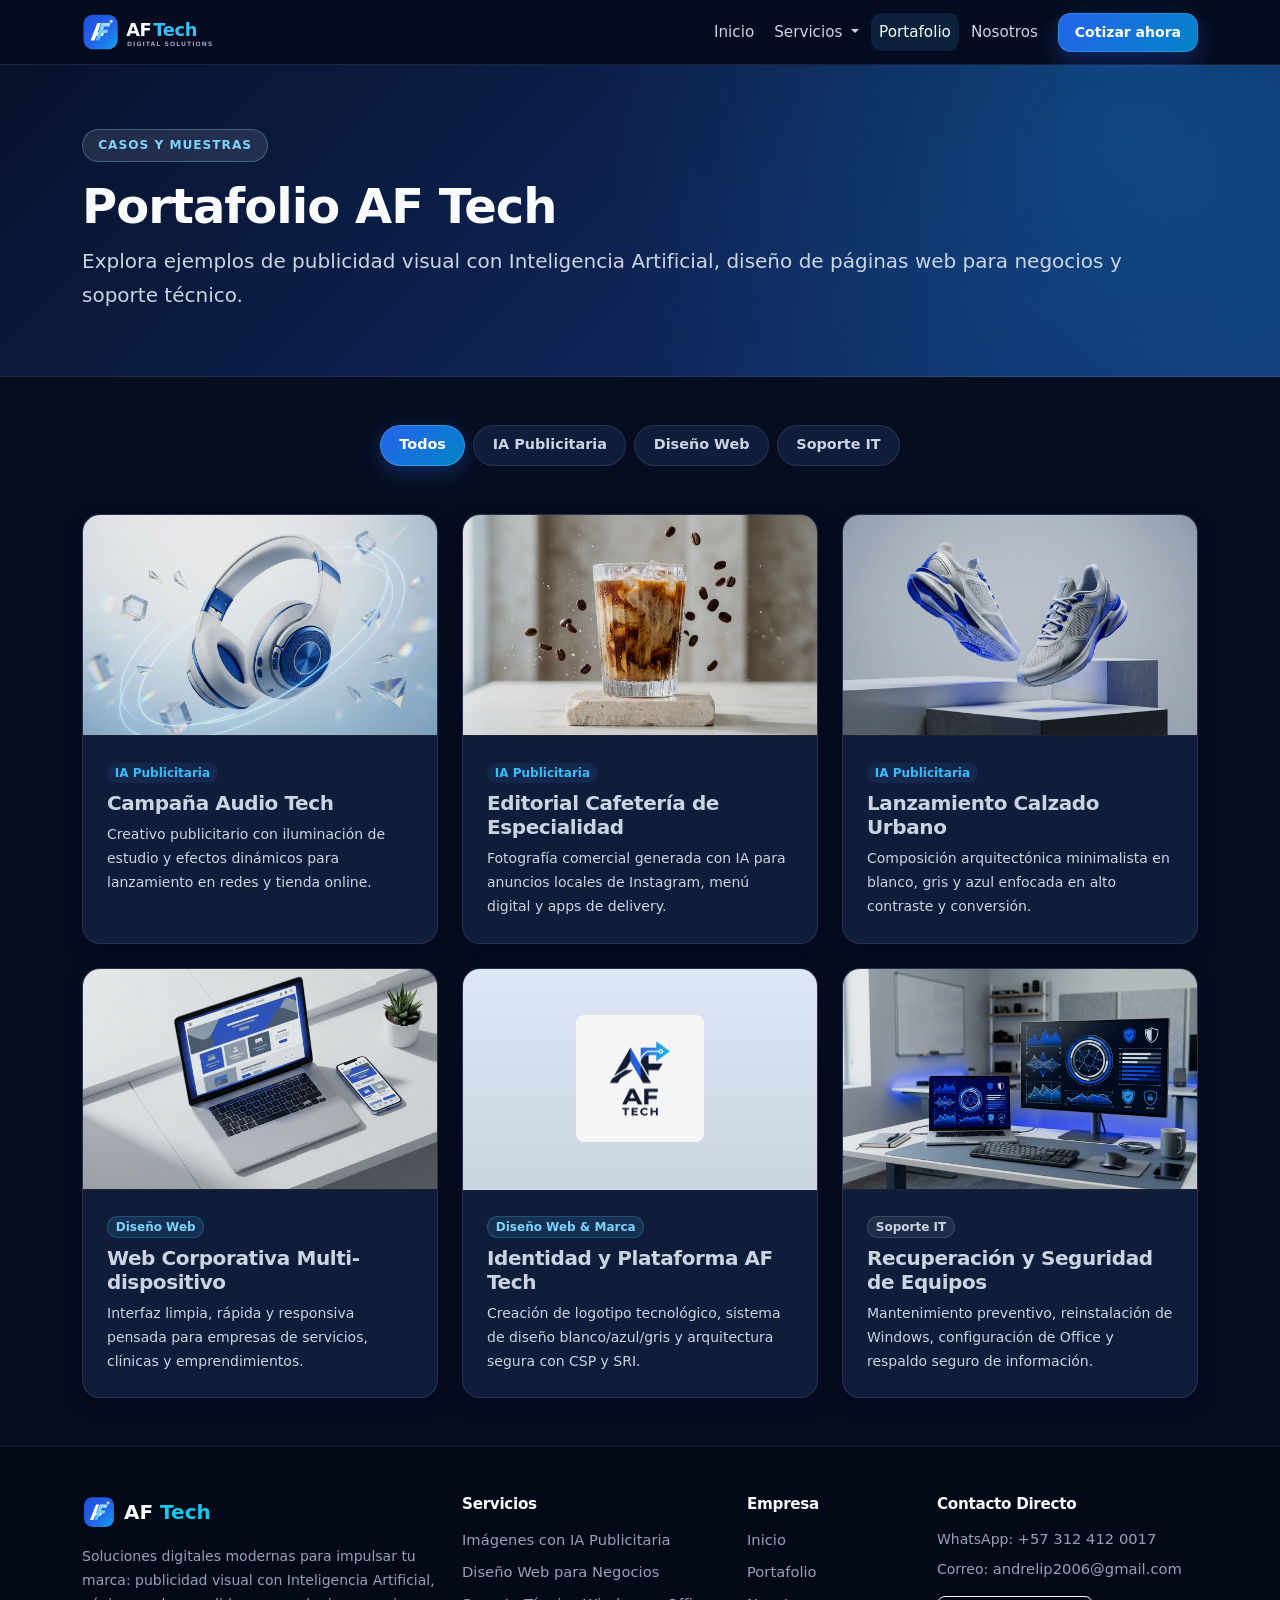
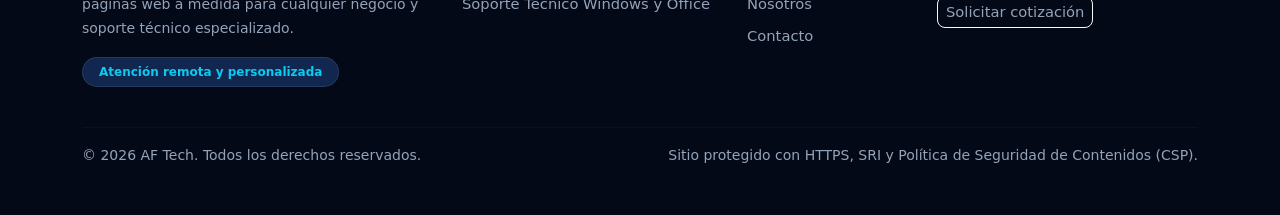
<file: proyectos.html>
<!DOCTYPE html>
<html lang="es" data-bs-theme="dark">
<head>
    <meta charset="UTF-8">
    <meta name="viewport" content="width=device-width, initial-scale=1.0">
    <meta name="description" content="Portafolio de AF Tech: ejemplos de campañas publicitarias con IA, páginas web para negocios y casos de soporte técnico.">
    <meta name="referrer" content="strict-origin-when-cross-origin">
    <meta http-equiv="Content-Security-Policy" content="default-src 'self'; script-src 'self' https://cdn.jsdelivr.net; style-src 'self' https://cdn.jsdelivr.net https://fonts.googleapis.com; font-src 'self' https://fonts.gstatic.com https://cdn.jsdelivr.net; img-src 'self' data:; connect-src 'self'; object-src 'none'; base-uri 'self'; form-action 'self' https://wa.me; upgrade-insecure-requests">
    <title>Portafolio | AF Tech</title>
    <link rel="icon" type="image/svg+xml" href="images/brand/favicon.svg">
    <link rel="preconnect" href="https://fonts.googleapis.com">
    <link rel="preconnect" href="https://fonts.gstatic.com" crossorigin>
    <link href="https://fonts.googleapis.com/css2?family=Inter:wght@400;500;600;700&family=Plus+Jakarta+Sans:wght@700;800&display=swap" rel="stylesheet">
    <link href="https://cdn.jsdelivr.net/npm/bootstrap@5.3.3/dist/css/bootstrap.min.css" rel="stylesheet" integrity="sha384-QWTKZyjpPEjISv5WaRU9OFeRpok6YctnYmDr5pNlyT2bRjXh0JMhjY6hW+ALEwIH" crossorigin="anonymous">
    <link rel="stylesheet" href="css/styles.css?v=2026.3">
</head>
<body class="d-flex flex-column min-vh-100">
    <a class="skip-link" href="#main-content">Saltar al contenido</a>
    <div id="navbar-placeholder"></div>

    <header class="af-page-banner">
        <div class="container">
            <span class="af-pill af-pill-dark mb-3">Casos y Muestras</span>
            <h1 class="display-5 fw-bold mb-2">Portafolio AF Tech</h1>
            <p class="lead mb-0">Explora ejemplos de publicidad visual con Inteligencia Artificial, diseño de páginas web para negocios y soporte técnico.</p>
        </div>
    </header>

    <main id="main-content" role="main" class="py-5 flex-grow-1">
        <div class="container">
            <div class="d-flex flex-wrap justify-content-center gap-2 mb-5" role="group" aria-label="Filtrar proyectos por categoría">
                <button type="button" class="af-filter-btn active" data-filter="all" aria-pressed="true">Todos</button>
                <button type="button" class="af-filter-btn" data-filter="ia" aria-pressed="false">IA Publicitaria</button>
                <button type="button" class="af-filter-btn" data-filter="web" aria-pressed="false">Diseño Web</button>
                <button type="button" class="af-filter-btn" data-filter="soporte" aria-pressed="false">Soporte IT</button>
            </div>

            <div class="row g-4">
                <div class="col-md-6 col-lg-4" data-category="ia">
                    <article class="af-gallery-card h-100">
                        <div class="af-gallery-media">
                            <img src="images/ai-ads/ad-producto-tech.jpg" alt="Campaña visual IA para audio y tecnología" loading="lazy">
                        </div>
                        <div class="p-4">
                            <span class="badge rounded-pill text-bg-primary bg-opacity-10 text-primary mb-2">IA Publicitaria</span>
                            <h2 class="h5 fw-bold">Campaña Audio Tech</h2>
                            <p class="small mb-0">Creativo publicitario con iluminación de estudio y efectos dinámicos para lanzamiento en redes y tienda online.</p>
                        </div>
                    </article>
                </div>

                <div class="col-md-6 col-lg-4" data-category="ia">
                    <article class="af-gallery-card h-100">
                        <div class="af-gallery-media">
                            <img src="images/ai-ads/ad-gastronomia.jpg" alt="Campaña visual IA para cafetería y gastronomía" loading="lazy">
                        </div>
                        <div class="p-4">
                            <span class="badge rounded-pill text-bg-primary bg-opacity-10 text-primary mb-2">IA Publicitaria</span>
                            <h2 class="h5 fw-bold">Editorial Cafetería de Especialidad</h2>
                            <p class="small mb-0">Fotografía comercial generada con IA para anuncios locales de Instagram, menú digital y apps de delivery.</p>
                        </div>
                    </article>
                </div>

                <div class="col-md-6 col-lg-4" data-category="ia">
                    <article class="af-gallery-card h-100">
                        <div class="af-gallery-media">
                            <img src="images/ai-ads/ad-moda-urbana.jpg" alt="Campaña visual IA para calzado urbano" loading="lazy">
                        </div>
                        <div class="p-4">
                            <span class="badge rounded-pill text-bg-primary bg-opacity-10 text-primary mb-2">IA Publicitaria</span>
                            <h2 class="h5 fw-bold">Lanzamiento Calzado Urbano</h2>
                            <p class="small mb-0">Composición arquitectónica minimalista en blanco, gris y azul enfocada en alto contraste y conversión.</p>
                        </div>
                    </article>
                </div>

                <div class="col-md-6 col-lg-4" data-category="web">
                    <article class="af-gallery-card h-100">
                        <div class="af-gallery-media">
                            <img src="images/services/diseno-web-moderno.jpg" alt="Diseño de sitio web corporativo responsive" loading="lazy">
                        </div>
                        <div class="p-4">
                            <span class="badge rounded-pill af-badge-soft mb-2">Diseño Web</span>
                            <h2 class="h5 fw-bold">Web Corporativa Multi-dispositivo</h2>
                            <p class="small mb-0">Interfaz limpia, rápida y responsiva pensada para empresas de servicios, clínicas y emprendimientos.</p>
                        </div>
                    </article>
                </div>

                <div class="col-md-6 col-lg-4" data-category="web">
                    <article class="af-gallery-card h-100">
                        <div class="af-service-logo-box">
                            <img src="images/brand/af-tech-logo.jpg" alt="Identidad digital y sitio web AF Tech" loading="lazy">
                        </div>
                        <div class="p-4">
                            <span class="badge rounded-pill af-badge-soft mb-2">Diseño Web &amp; Marca</span>
                            <h2 class="h5 fw-bold">Identidad y Plataforma AF Tech</h2>
                            <p class="small mb-0">Creación de logotipo tecnológico, sistema de diseño blanco/azul/gris y arquitectura segura con CSP y SRI.</p>
                        </div>
                    </article>
                </div>

                <div class="col-md-6 col-lg-4" data-category="soporte">
                    <article class="af-gallery-card h-100">
                        <div class="af-gallery-media">
                            <img src="images/services/soporte-tech-moderno.jpg" alt="Optimización y soporte técnico de estaciones de trabajo" loading="lazy">
                        </div>
                        <div class="p-4">
                            <span class="badge rounded-pill af-badge-neutral mb-2">Soporte IT</span>
                            <h2 class="h5 fw-bold">Recuperación y Seguridad de Equipos</h2>
                            <p class="small mb-0">Mantenimiento preventivo, reinstalación de Windows, configuración de Office y respaldo seguro de información.</p>
                        </div>
                    </article>
                </div>
            </div>
        </div>
    </main>

    <div id="footer-placeholder"></div>

    <script src="https://cdn.jsdelivr.net/npm/bootstrap@5.3.3/dist/js/bootstrap.bundle.min.js" integrity="sha384-YvpcrYf0tY3lHB60NNkmXc5s9fDVZLESaAA55NDzOxhy9GkcIdslK1eN7N6jIeHz" crossorigin="anonymous"></script>
    <script src="js/main.js?v=2026.3"></script>
</body>
</html>
</file>
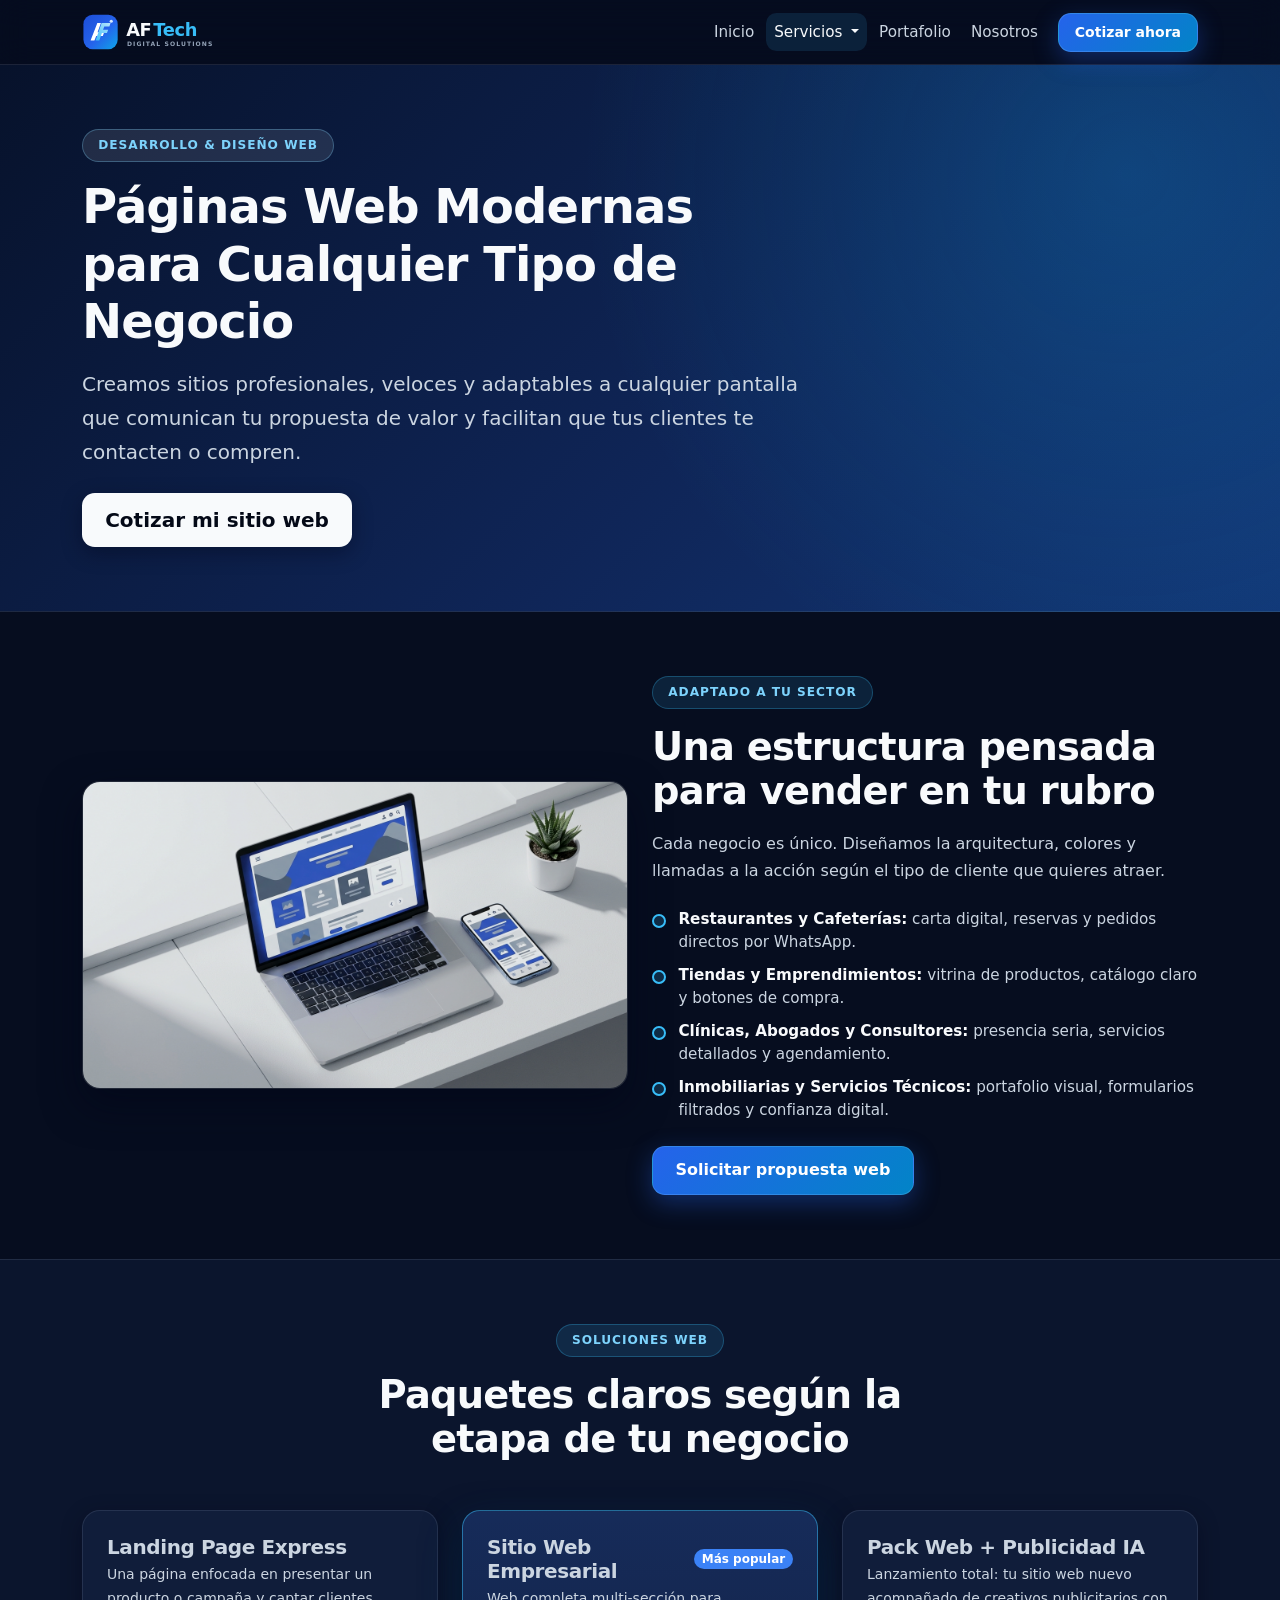
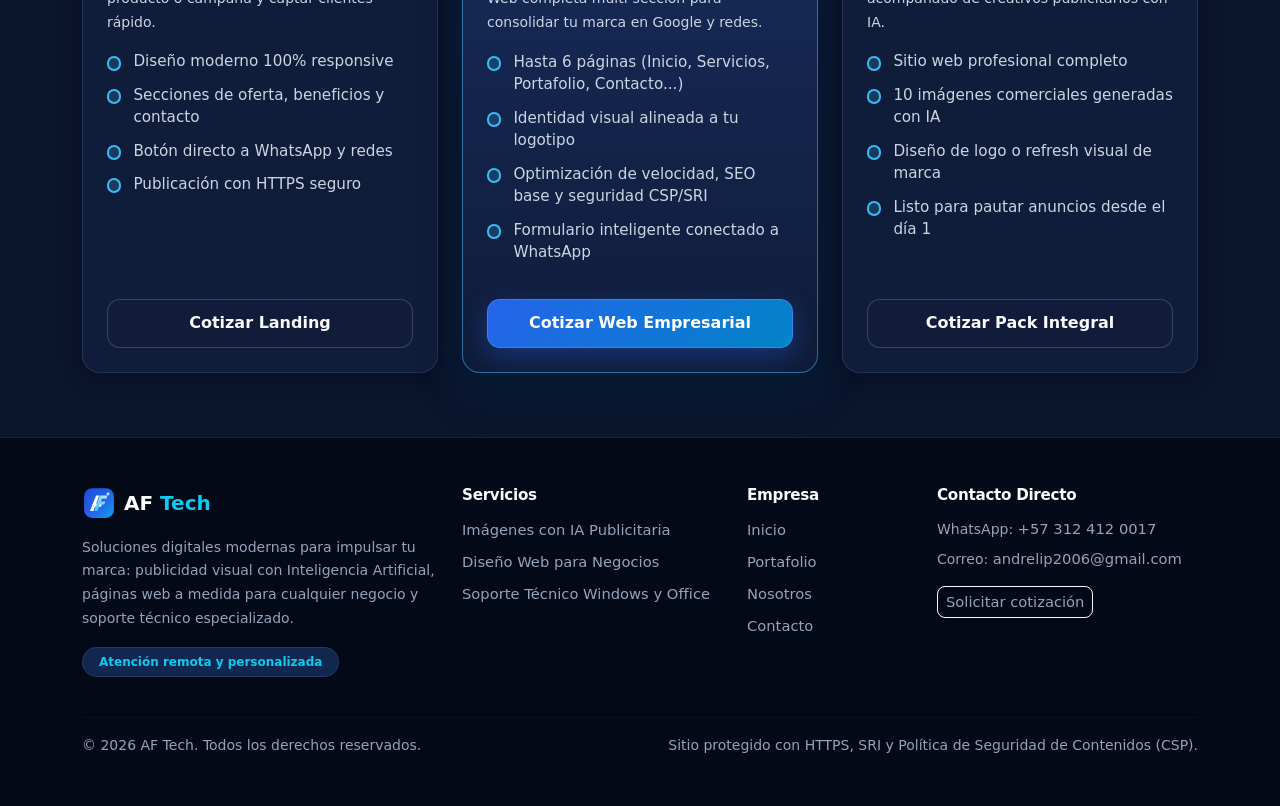
<file: servicio-desarrollo.html>
<!DOCTYPE html>
<html lang="es" data-bs-theme="dark">
<head>
    <meta charset="UTF-8">
    <meta name="viewport" content="width=device-width, initial-scale=1.0">
    <meta name="description" content="Diseño y desarrollo de páginas web modernas, rápidas y responsivas adaptadas a cualquier tipo de negocio con AF Tech.">
    <meta name="referrer" content="strict-origin-when-cross-origin">
    <meta http-equiv="Content-Security-Policy" content="default-src 'self'; script-src 'self' https://cdn.jsdelivr.net; style-src 'self' https://cdn.jsdelivr.net https://fonts.googleapis.com; font-src 'self' https://fonts.gstatic.com https://cdn.jsdelivr.net; img-src 'self' data:; connect-src 'self'; object-src 'none'; base-uri 'self'; form-action 'self' https://wa.me; upgrade-insecure-requests">
    <title>Diseño de Páginas Web para Negocios | AF Tech</title>
    <link rel="icon" type="image/svg+xml" href="images/brand/favicon.svg">
    <link rel="preconnect" href="https://fonts.googleapis.com">
    <link rel="preconnect" href="https://fonts.gstatic.com" crossorigin>
    <link href="https://fonts.googleapis.com/css2?family=Inter:wght@400;500;600;700&family=Plus+Jakarta+Sans:wght@700;800&display=swap" rel="stylesheet">
    <link href="https://cdn.jsdelivr.net/npm/bootstrap@5.3.3/dist/css/bootstrap.min.css" rel="stylesheet" integrity="sha384-QWTKZyjpPEjISv5WaRU9OFeRpok6YctnYmDr5pNlyT2bRjXh0JMhjY6hW+ALEwIH" crossorigin="anonymous">
    <link rel="stylesheet" href="css/styles.css?v=2026.3">
</head>
<body class="d-flex flex-column min-vh-100">
    <a class="skip-link" href="#main-content">Saltar al contenido</a>
    <div id="navbar-placeholder"></div>

    <header class="af-page-banner">
        <div class="container">
            <div class="row align-items-center gy-4">
                <div class="col-lg-8">
                    <span class="af-pill af-pill-dark mb-3">Desarrollo &amp; Diseño Web</span>
                    <h1 class="display-5 fw-bold mb-3">Páginas Web Modernas para Cualquier Tipo de Negocio</h1>
                    <p class="lead mb-4">Creamos sitios profesionales, veloces y adaptables a cualquier pantalla que comunican tu propuesta de valor y facilitan que tus clientes te contacten o compren.</p>
                    <a href="contacto.html?servicio=web" class="btn btn-af-light btn-lg">Cotizar mi sitio web</a>
                </div>
            </div>
        </div>
    </header>

    <main id="main-content" role="main" class="flex-grow-1">
        <section class="py-5">
            <div class="container py-lg-3">
                <div class="row align-items-center gy-5">
                    <div class="col-lg-6">
                        <div class="af-media-frame ratio ratio-16x9">
                            <img src="images/services/diseno-web-moderno.jpg" alt="Ejemplo de diseño web adaptable en computador y celular por AF Tech">
                        </div>
                    </div>
                    <div class="col-lg-6">
                        <span class="af-pill mb-3">Adaptado a tu sector</span>
                        <h2 class="section-title">Una estructura pensada para vender en tu rubro</h2>
                        <p class="mb-4">Cada negocio es único. Diseñamos la arquitectura, colores y llamadas a la acción según el tipo de cliente que quieres atraer.</p>
                        <ul class="af-check-list mb-4">
                            <li><strong>Restaurantes y Cafeterías:</strong> carta digital, reservas y pedidos directos por WhatsApp.</li>
                            <li><strong>Tiendas y Emprendimientos:</strong> vitrina de productos, catálogo claro y botones de compra.</li>
                            <li><strong>Clínicas, Abogados y Consultores:</strong> presencia seria, servicios detallados y agendamiento.</li>
                            <li><strong>Inmobiliarias y Servicios Técnicos:</strong> portafolio visual, formularios filtrados y confianza digital.</li>
                        </ul>
                        <a href="contacto.html?servicio=web" class="btn btn-af-primary">Solicitar propuesta web</a>
                    </div>
                </div>
            </div>
        </section>

        <section class="py-5 bg-af-slate border-top">
            <div class="container py-lg-3">
                <div class="text-center mx-auto mb-5 col-lg-7">
                    <span class="af-pill mb-3">Soluciones Web</span>
                    <h2 class="section-title">Paquetes claros según la etapa de tu negocio</h2>
                </div>

                <div class="row g-4">
                    <div class="col-lg-4">
                        <div class="af-card p-4 h-100 d-flex flex-column">
                            <h3 class="h5 fw-bold mb-1">Landing Page Express</h3>
                            <p class="small mb-3">Una página enfocada en presentar un producto o campaña y captar clientes rápido.</p>
                            <ul class="af-check-list mb-4">
                                <li>Diseño moderno 100% responsive</li>
                                <li>Secciones de oferta, beneficios y contacto</li>
                                <li>Botón directo a WhatsApp y redes</li>
                                <li>Publicación con HTTPS seguro</li>
                            </ul>
                            <a href="contacto.html?servicio=web" class="btn btn-af-outline mt-auto">Cotizar Landing</a>
                        </div>
                    </div>

                    <div class="col-lg-4">
                        <div class="af-card af-card-featured p-4 h-100 d-flex flex-column">
                            <div class="d-flex justify-content-between align-items-center mb-1">
                                <h3 class="h5 fw-bold mb-0">Sitio Web Empresarial</h3>
                                <span class="badge rounded-pill text-bg-primary">Más popular</span>
                            </div>
                            <p class="small mb-3">Web completa multi-sección para consolidar tu marca en Google y redes.</p>
                            <ul class="af-check-list mb-4">
                                <li>Hasta 6 páginas (Inicio, Servicios, Portafolio, Contacto...)</li>
                                <li>Identidad visual alineada a tu logotipo</li>
                                <li>Optimización de velocidad, SEO base y seguridad CSP/SRI</li>
                                <li>Formulario inteligente conectado a WhatsApp</li>
                            </ul>
                            <a href="contacto.html?servicio=web" class="btn btn-af-primary mt-auto">Cotizar Web Empresarial</a>
                        </div>
                    </div>

                    <div class="col-lg-4">
                        <div class="af-card p-4 h-100 d-flex flex-column">
                            <h3 class="h5 fw-bold mb-1">Pack Web + Publicidad IA</h3>
                            <p class="small mb-3">Lanzamiento total: tu sitio web nuevo acompañado de creativos publicitarios con IA.</p>
                            <ul class="af-check-list mb-4">
                                <li>Sitio web profesional completo</li>
                                <li>10 imágenes comerciales generadas con IA</li>
                                <li>Diseño de logo o refresh visual de marca</li>
                                <li>Listo para pautar anuncios desde el día 1</li>
                            </ul>
                            <a href="contacto.html?servicio=paquete" class="btn btn-af-outline mt-auto">Cotizar Pack Integral</a>
                        </div>
                    </div>
                </div>
            </div>
        </section>
    </main>

    <div id="footer-placeholder"></div>

    <script src="https://cdn.jsdelivr.net/npm/bootstrap@5.3.3/dist/js/bootstrap.bundle.min.js" integrity="sha384-YvpcrYf0tY3lHB60NNkmXc5s9fDVZLESaAA55NDzOxhy9GkcIdslK1eN7N6jIeHz" crossorigin="anonymous"></script>
    <script src="js/main.js?v=2026.3"></script>
</body>
</html>
</file>
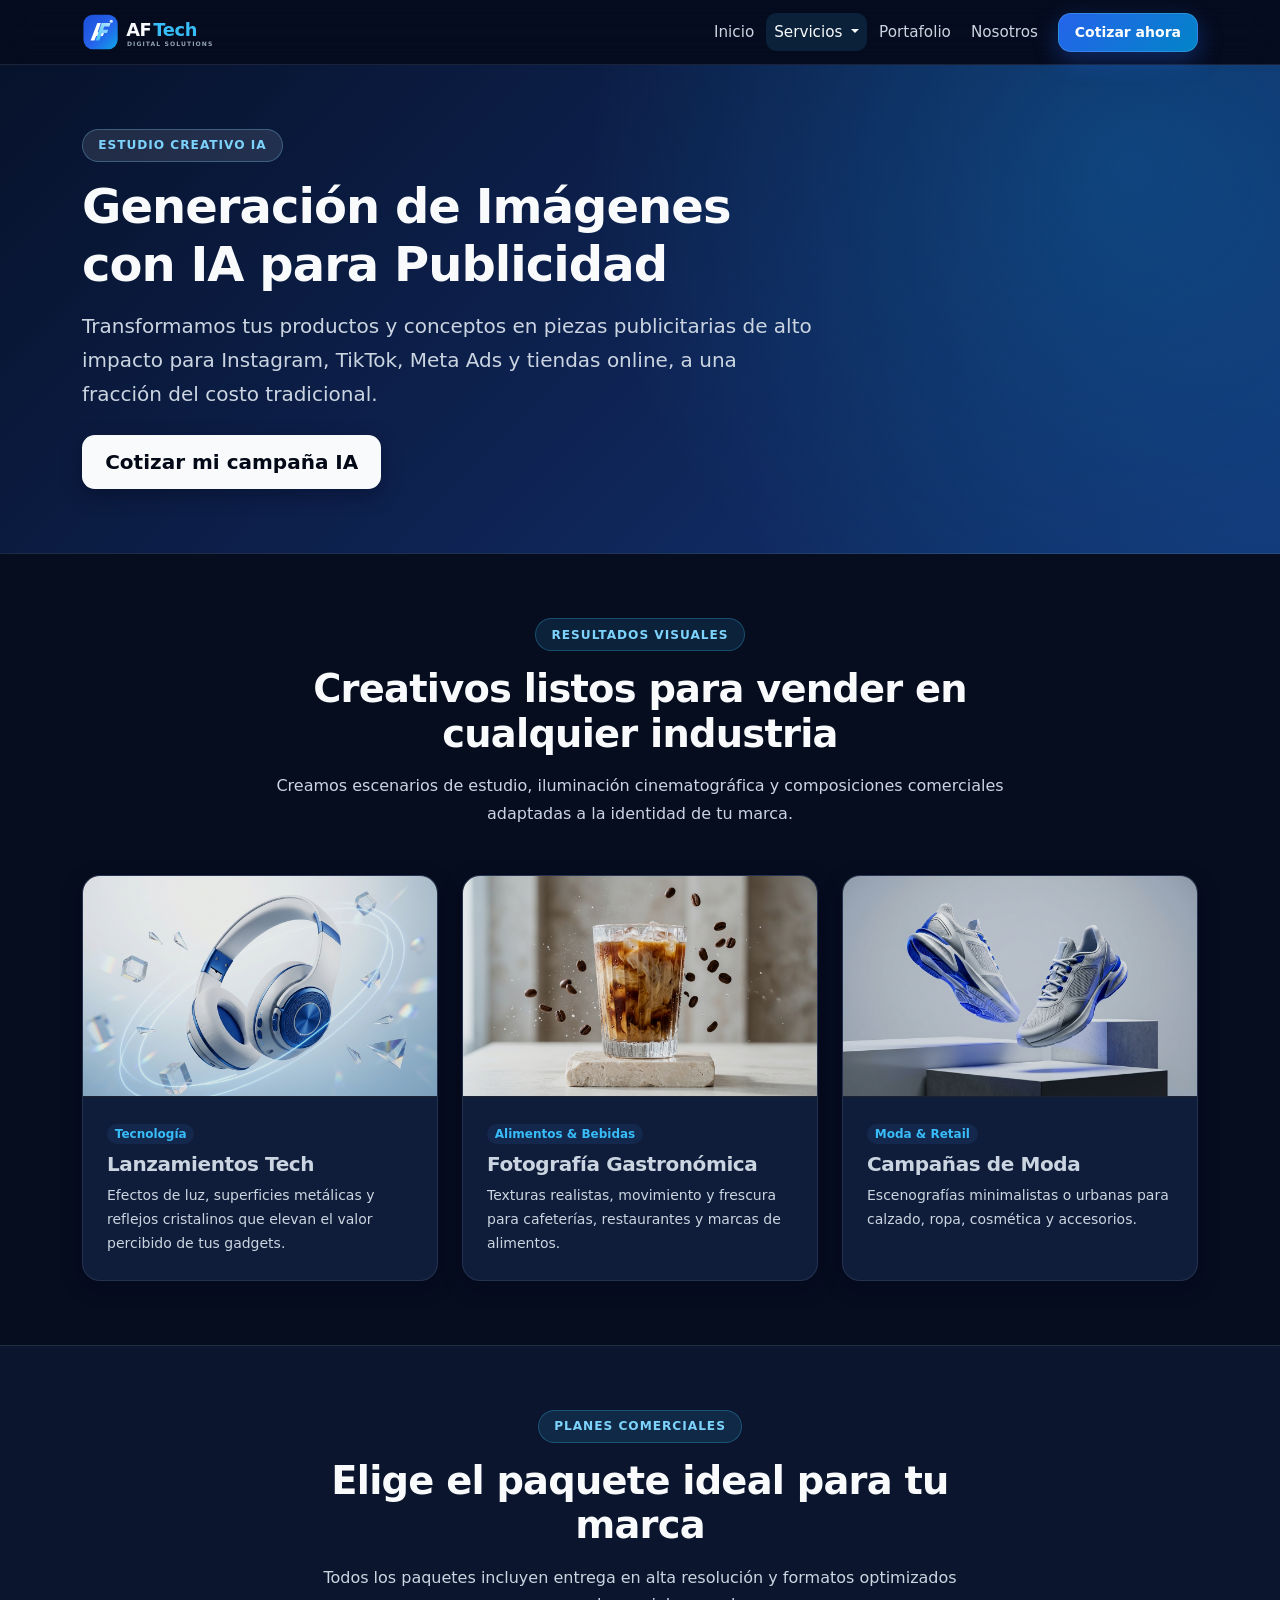
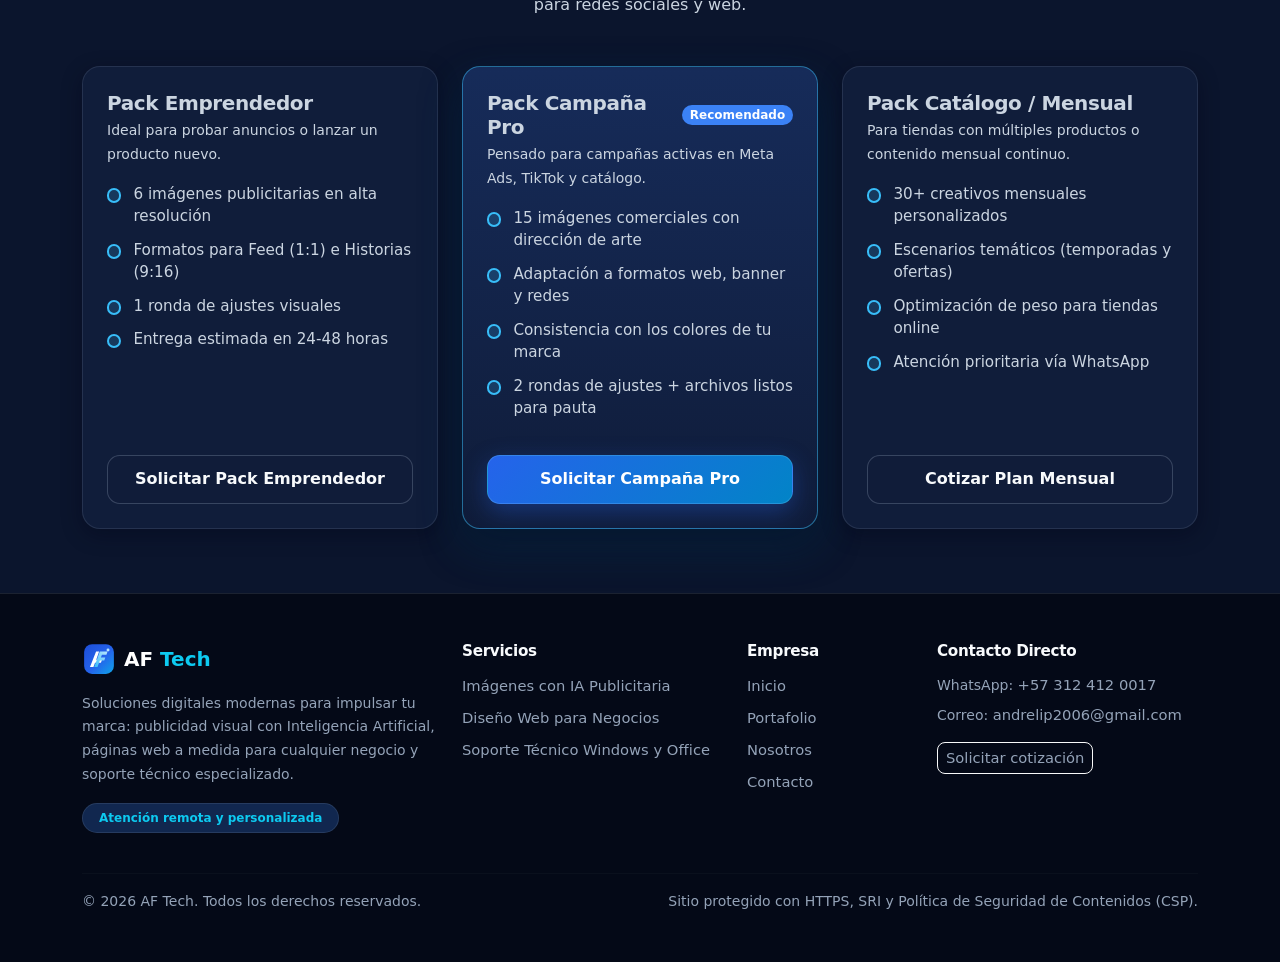
<file: servicio-ia.html>
<!DOCTYPE html>
<html lang="es" data-bs-theme="dark">
<head>
    <meta charset="UTF-8">
    <meta name="viewport" content="width=device-width, initial-scale=1.0">
    <meta name="description" content="Generación de imágenes con Inteligencia Artificial para publicidad, redes sociales y catálogos de productos en AF Tech.">
    <meta name="referrer" content="strict-origin-when-cross-origin">
    <meta http-equiv="Content-Security-Policy" content="default-src 'self'; script-src 'self' https://cdn.jsdelivr.net; style-src 'self' https://cdn.jsdelivr.net https://fonts.googleapis.com; font-src 'self' https://fonts.gstatic.com https://cdn.jsdelivr.net; img-src 'self' data:; connect-src 'self'; object-src 'none'; base-uri 'self'; form-action 'self' https://wa.me; upgrade-insecure-requests">
    <title>Imágenes con IA para Publicidad | AF Tech</title>
    <link rel="icon" type="image/svg+xml" href="images/brand/favicon.svg">
    <link rel="preconnect" href="https://fonts.googleapis.com">
    <link rel="preconnect" href="https://fonts.gstatic.com" crossorigin>
    <link href="https://fonts.googleapis.com/css2?family=Inter:wght@400;500;600;700&family=Plus+Jakarta+Sans:wght@700;800&display=swap" rel="stylesheet">
    <link href="https://cdn.jsdelivr.net/npm/bootstrap@5.3.3/dist/css/bootstrap.min.css" rel="stylesheet" integrity="sha384-QWTKZyjpPEjISv5WaRU9OFeRpok6YctnYmDr5pNlyT2bRjXh0JMhjY6hW+ALEwIH" crossorigin="anonymous">
    <link rel="stylesheet" href="css/styles.css?v=2026.3">
</head>
<body class="d-flex flex-column min-vh-100">
    <a class="skip-link" href="#main-content">Saltar al contenido</a>
    <div id="navbar-placeholder"></div>

    <header class="af-page-banner">
        <div class="container">
            <div class="row align-items-center gy-4">
                <div class="col-lg-8">
                    <span class="af-pill af-pill-dark mb-3">Estudio Creativo IA</span>
                    <h1 class="display-5 fw-bold mb-3">Generación de Imágenes con IA para Publicidad</h1>
                    <p class="lead mb-4">Transformamos tus productos y conceptos en piezas publicitarias de alto impacto para Instagram, TikTok, Meta Ads y tiendas online, a una fracción del costo tradicional.</p>
                    <a href="contacto.html?servicio=ia" class="btn btn-af-light btn-lg">Cotizar mi campaña IA</a>
                </div>
            </div>
        </div>
    </header>

    <main id="main-content" role="main" class="flex-grow-1">
        <!-- GALERÍA COMERCIAL -->
        <section class="py-5">
            <div class="container py-lg-3">
                <div class="text-center mx-auto mb-5 col-lg-8">
                    <span class="af-pill mb-3">Resultados Visuales</span>
                    <h2 class="section-title">Creativos listos para vender en cualquier industria</h2>
                    <p class="mb-0">Creamos escenarios de estudio, iluminación cinematográfica y composiciones comerciales adaptadas a la identidad de tu marca.</p>
                </div>

                <div class="row g-4">
                    <div class="col-lg-4">
                        <article class="af-gallery-card h-100">
                            <div class="af-gallery-media">
                                <img src="images/ai-ads/ad-producto-tech.jpg" alt="Creativo publicitario IA para tecnología">
                            </div>
                            <div class="p-4">
                                <span class="badge rounded-pill text-bg-primary bg-opacity-10 text-primary mb-2">Tecnología</span>
                                <h3 class="h5 fw-bold">Lanzamientos Tech</h3>
                                <p class="small mb-0">Efectos de luz, superficies metálicas y reflejos cristalinos que elevan el valor percibido de tus gadgets.</p>
                            </div>
                        </article>
                    </div>
                    <div class="col-lg-4">
                        <article class="af-gallery-card h-100">
                            <div class="af-gallery-media">
                                <img src="images/ai-ads/ad-gastronomia.jpg" alt="Creativo publicitario IA para gastronomía y bebidas">
                            </div>
                            <div class="p-4">
                                <span class="badge rounded-pill text-bg-primary bg-opacity-10 text-primary mb-2">Alimentos &amp; Bebidas</span>
                                <h3 class="h5 fw-bold">Fotografía Gastronómica</h3>
                                <p class="small mb-0">Texturas realistas, movimiento y frescura para cafeterías, restaurantes y marcas de alimentos.</p>
                            </div>
                        </article>
                    </div>
                    <div class="col-lg-4">
                        <article class="af-gallery-card h-100">
                            <div class="af-gallery-media">
                                <img src="images/ai-ads/ad-moda-urbana.jpg" alt="Creativo publicitario IA para moda y calzado">
                            </div>
                            <div class="p-4">
                                <span class="badge rounded-pill text-bg-primary bg-opacity-10 text-primary mb-2">Moda &amp; Retail</span>
                                <h3 class="h5 fw-bold">Campañas de Moda</h3>
                                <p class="small mb-0">Escenografías minimalistas o urbanas para calzado, ropa, cosmética y accesorios.</p>
                            </div>
                        </article>
                    </div>
                </div>
            </div>
        </section>

        <!-- PAQUETES PUBLICIDAD IA -->
        <section class="py-5 bg-af-slate border-top">
            <div class="container py-lg-3">
                <div class="text-center mx-auto mb-5 col-lg-7">
                    <span class="af-pill mb-3">Planes Comerciales</span>
                    <h2 class="section-title">Elige el paquete ideal para tu marca</h2>
                    <p class="mb-0">Todos los paquetes incluyen entrega en alta resolución y formatos optimizados para redes sociales y web.</p>
                </div>

                <div class="row g-4">
                    <div class="col-lg-4">
                        <div class="af-card p-4 h-100 d-flex flex-column">
                            <h3 class="h5 fw-bold mb-1">Pack Emprendedor</h3>
                            <p class="small mb-3">Ideal para probar anuncios o lanzar un producto nuevo.</p>
                            <ul class="af-check-list mb-4">
                                <li>6 imágenes publicitarias en alta resolución</li>
                                <li>Formatos para Feed (1:1) e Historias (9:16)</li>
                                <li>1 ronda de ajustes visuales</li>
                                <li>Entrega estimada en 24-48 horas</li>
                            </ul>
                            <a href="contacto.html?servicio=ia" class="btn btn-af-outline mt-auto">Solicitar Pack Emprendedor</a>
                        </div>
                    </div>

                    <div class="col-lg-4">
                        <div class="af-card af-card-featured p-4 h-100 d-flex flex-column">
                            <div class="d-flex justify-content-between align-items-center mb-1">
                                <h3 class="h5 fw-bold mb-0">Pack Campaña Pro</h3>
                                <span class="badge rounded-pill text-bg-primary">Recomendado</span>
                            </div>
                            <p class="small mb-3">Pensado para campañas activas en Meta Ads, TikTok y catálogo.</p>
                            <ul class="af-check-list mb-4">
                                <li>15 imágenes comerciales con dirección de arte</li>
                                <li>Adaptación a formatos web, banner y redes</li>
                                <li>Consistencia con los colores de tu marca</li>
                                <li>2 rondas de ajustes + archivos listos para pauta</li>
                            </ul>
                            <a href="contacto.html?servicio=ia" class="btn btn-af-primary mt-auto">Solicitar Campaña Pro</a>
                        </div>
                    </div>

                    <div class="col-lg-4">
                        <div class="af-card p-4 h-100 d-flex flex-column">
                            <h3 class="h5 fw-bold mb-1">Pack Catálogo / Mensual</h3>
                            <p class="small mb-3">Para tiendas con múltiples productos o contenido mensual continuo.</p>
                            <ul class="af-check-list mb-4">
                                <li>30+ creativos mensuales personalizados</li>
                                <li>Escenarios temáticos (temporadas y ofertas)</li>
                                <li>Optimización de peso para tiendas online</li>
                                <li>Atención prioritaria vía WhatsApp</li>
                            </ul>
                            <a href="contacto.html?servicio=ia" class="btn btn-af-outline mt-auto">Cotizar Plan Mensual</a>
                        </div>
                    </div>
                </div>
            </div>
        </section>
    </main>

    <div id="footer-placeholder"></div>

    <script src="https://cdn.jsdelivr.net/npm/bootstrap@5.3.3/dist/js/bootstrap.bundle.min.js" integrity="sha384-YvpcrYf0tY3lHB60NNkmXc5s9fDVZLESaAA55NDzOxhy9GkcIdslK1eN7N6jIeHz" crossorigin="anonymous"></script>
    <script src="js/main.js?v=2026.3"></script>
</body>
</html>
</file>
<file: css/styles.css>
/* =========================================================
   AF Tech — Sistema de Diseño Tecnológico Dark Navy
   Paleta: Azul oscuro profundo, Blanco suave, Azul eléctrico y Gris pizarra
   ========================================================= */

:root,
[data-bs-theme="dark"] {
    --af-bg-base: #060d1f;
    --af-bg-elevated: #0b152d;
    --af-bg-surface: #101d3a;
    --af-bg-surface-hover: #152548;
    --af-bg-input: #0a1328;

    --af-blue-950: #040917;
    --af-blue-900: #11224d;
    --af-blue-700: #1d4ed8;
    --af-blue-600: #2563eb;
    --af-blue-500: #3b82f6;
    --af-sky-400: #38bdf8;
    --af-sky-300: #7dd3fc;

    --af-white: #f8fafc;
    --af-text-body: #cbd5e1;
    --af-text-muted: #94a3b8;
    --af-border: rgba(148, 163, 184, 0.16);
    --af-border-strong: rgba(56, 189, 248, 0.42);

    --af-radius-sm: 0.75rem;
    --af-radius-md: 1.125rem;
    --af-radius-lg: 1.5rem;
    --af-shadow-sm: 0 6px 20px rgba(2, 6, 23, 0.38);
    --af-shadow-md: 0 16px 38px rgba(2, 6, 23, 0.55);
    --af-shadow-blue: 0 18px 44px rgba(14, 165, 233, 0.16);
    --af-transition: 0.25s cubic-bezier(0.22, 1, 0.36, 1);

    /* Bootstrap 5.3 dark variable overrides */
    --bs-body-bg: #060d1f;
    --bs-body-color: #cbd5e1;
    --bs-emphasis-color: #f8fafc;
    --bs-secondary-color: #94a3b8;
    --bs-border-color: rgba(148, 163, 184, 0.16);
    --bs-primary: #3b82f6;
    --bs-primary-rgb: 59, 130, 246;
    --bs-link-color: #7dd3fc;
    --bs-link-hover-color: #bae6fd;

    color-scheme: dark;
    scroll-behavior: smooth;
}

*,
*::before,
*::after {
    box-sizing: border-box;
}

html,
body {
    margin: 0;
    padding: 0;
    min-height: 100%;
    background-color: var(--af-bg-base);
    color: var(--af-text-body);
    font-family: 'Inter', system-ui, -apple-system, BlinkMacSystemFont, 'Segoe UI', Roboto, sans-serif;
    -webkit-font-smoothing: antialiased;
    overflow-x: hidden;
}

h1, h2, h3, h4, h5, h6, .display-font {
    font-family: 'Plus Jakarta Sans', 'Inter', system-ui, sans-serif;
    letter-spacing: -0.02em;
    color: var(--af-white);
}

p {
    color: var(--af-text-body);
    line-height: 1.7;
}

strong {
    color: var(--af-white);
}

.text-primary {
    color: var(--af-sky-400) !important;
}

.text-secondary {
    color: var(--af-text-muted) !important;
}

.border,
.border-top,
.border-bottom {
    border-color: var(--af-border) !important;
}

/* ---------------- Accessibility ---------------- */
.skip-link {
    position: absolute;
    left: -9999px;
    top: auto;
    width: 1px;
    height: 1px;
    overflow: hidden;
}

.skip-link:focus,
.skip-link:active {
    position: fixed;
    left: 1rem;
    top: 1rem;
    width: auto;
    height: auto;
    padding: 0.65rem 1rem;
    background: var(--af-blue-600);
    color: #ffffff;
    border-radius: 0.5rem;
    font-weight: 600;
    box-shadow: var(--af-shadow-md);
    z-index: 3000;
    text-decoration: none;
}

a:focus-visible,
button:focus-visible,
input:focus-visible,
select:focus-visible,
textarea:focus-visible {
    outline: 2.5px solid var(--af-sky-400);
    outline-offset: 2px;
}

/* ---------------- Navbar (Dark Navy Glassmorphism) ---------------- */
.af-navbar {
    background: rgba(6, 13, 31, 0.84);
    backdrop-filter: blur(16px);
    -webkit-backdrop-filter: blur(16px);
    border-bottom: 1px solid var(--af-border);
    padding: 0.75rem 0;
    transition: box-shadow var(--af-transition), background var(--af-transition);
}

.af-navbar.is-scrolled {
    background: rgba(6, 13, 31, 0.96);
    box-shadow: 0 10px 30px rgba(2, 6, 23, 0.55);
}

.af-navbar .navbar-brand {
    display: inline-flex;
    align-items: center;
    padding: 0;
}

.af-navbar-logo {
    height: 40px;
    width: auto;
    display: block;
}

.af-navbar .nav-link {
    color: var(--af-text-body);
    font-weight: 500;
    font-size: 0.95rem;
    padding: 0.5rem 0.9rem;
    border-radius: 0.65rem;
    transition: color var(--af-transition), background-color var(--af-transition);
}

.af-navbar .nav-link:hover,
.af-navbar .nav-link.active {
    color: var(--af-white);
    background-color: rgba(56, 189, 248, 0.12);
}

.af-navbar .dropdown-menu {
    background-color: var(--af-bg-surface);
    border: 1px solid var(--af-border);
    border-radius: var(--af-radius-sm);
    box-shadow: var(--af-shadow-md);
    padding: 0.5rem;
    margin-top: 0.5rem;
}

.af-navbar .dropdown-item {
    border-radius: 0.5rem;
    padding: 0.55rem 0.85rem;
    font-weight: 500;
    color: var(--af-text-body);
    transition: background-color var(--af-transition), color var(--af-transition);
}

.af-navbar .dropdown-item:hover,
.af-navbar .dropdown-item.active {
    background-color: rgba(56, 189, 248, 0.14);
    color: var(--af-white);
}

.af-navbar .navbar-toggler {
    border: 1px solid var(--af-border);
    border-radius: 0.65rem;
    padding: 0.45rem 0.65rem;
}

/* ---------------- Buttons ---------------- */
.btn-af-primary {
    background: linear-gradient(135deg, var(--af-blue-600) 0%, #0284c7 100%);
    color: #ffffff;
    border: 1px solid rgba(125, 211, 252, 0.25);
    font-weight: 600;
    border-radius: 0.8rem;
    padding: 0.72rem 1.4rem;
    box-shadow: 0 8px 24px rgba(37, 99, 235, 0.35);
    transition: transform var(--af-transition), box-shadow var(--af-transition), filter var(--af-transition);
}

.btn-af-primary:hover,
.btn-af-primary:focus {
    color: #ffffff;
    transform: translateY(-2px);
    box-shadow: 0 12px 30px rgba(14, 165, 233, 0.42);
    filter: brightness(1.08);
}

.btn-af-outline {
    background: rgba(16, 29, 58, 0.75);
    color: var(--af-white);
    border: 1px solid rgba(148, 163, 184, 0.3);
    font-weight: 600;
    border-radius: 0.8rem;
    padding: 0.72rem 1.4rem;
    transition: border-color var(--af-transition), background-color var(--af-transition), transform var(--af-transition);
}

.btn-af-outline:hover {
    border-color: var(--af-sky-400);
    background: rgba(56, 189, 248, 0.14);
    color: #ffffff;
    transform: translateY(-2px);
}

.btn-af-light {
    background: var(--af-white);
    color: var(--af-blue-950);
    border: none;
    font-weight: 700;
    border-radius: 0.8rem;
    padding: 0.75rem 1.45rem;
    box-shadow: var(--af-shadow-sm);
    transition: transform var(--af-transition), box-shadow var(--af-transition), background-color var(--af-transition);
}

.btn-af-light:hover {
    background: #e0f2fe;
    color: var(--af-blue-950);
    transform: translateY(-2px);
    box-shadow: var(--af-shadow-md);
}

/* ---------------- Badges & Section Headers ---------------- */
.af-pill {
    display: inline-flex;
    align-items: center;
    gap: 0.45rem;
    padding: 0.4rem 0.95rem;
    border-radius: 999px;
    font-size: 0.76rem;
    font-weight: 700;
    letter-spacing: 0.08em;
    text-transform: uppercase;
    background: rgba(56, 189, 248, 0.12);
    color: var(--af-sky-300);
    border: 1px solid rgba(56, 189, 248, 0.28);
}

.af-pill-dot {
    width: 8px;
    height: 8px;
    border-radius: 50%;
    background: var(--af-sky-400);
    box-shadow: 0 0 0 4px rgba(56, 189, 248, 0.22);
}

.af-pill-dark {
    background: rgba(255, 255, 255, 0.1);
    color: var(--af-sky-300);
    border: 1px solid rgba(125, 211, 252, 0.3);
}

.af-badge-soft {
    background: rgba(56, 189, 248, 0.12);
    color: var(--af-sky-300);
    border: 1px solid rgba(56, 189, 248, 0.25);
    font-weight: 600;
}

.af-badge-neutral {
    background: rgba(148, 163, 184, 0.12);
    color: var(--af-text-body);
    border: 1px solid rgba(148, 163, 184, 0.24);
    font-weight: 600;
}

.section-title {
    font-size: clamp(1.85rem, 3vw, 2.7rem);
    font-weight: 800;
    line-height: 1.16;
    margin-bottom: 1rem;
    color: var(--af-white);
}

.text-gradient-blue {
    background: linear-gradient(135deg, #60a5fa 0%, #38bdf8 55%, #bae6fd 100%);
    -webkit-background-clip: text;
    background-clip: text;
    color: transparent;
}

/* ---------------- Deep Navy Tech Grid Hero ---------------- */
.af-hero {
    position: relative;
    background:
        radial-gradient(circle at 84% 16%, rgba(37, 99, 235, 0.26) 0%, transparent 44%),
        radial-gradient(circle at 12% 82%, rgba(14, 165, 233, 0.16) 0%, transparent 45%),
        linear-gradient(180deg, #071026 0%, var(--af-bg-base) 100%);
    padding: 4.5rem 0 4rem;
    overflow: hidden;
    border-bottom: 1px solid var(--af-border);
}

.af-hero::before {
    content: "";
    position: absolute;
    inset: 0;
    background-image:
        linear-gradient(rgba(148, 163, 184, 0.07) 1px, transparent 1px),
        linear-gradient(90deg, rgba(148, 163, 184, 0.07) 1px, transparent 1px);
    background-size: 46px 46px;
    mask-image: radial-gradient(ellipse 75% 75% at 50% 35%, #000 35%, transparent 100%);
    -webkit-mask-image: radial-gradient(ellipse 75% 75% at 50% 35%, #000 35%, transparent 100%);
    pointer-events: none;
}

.af-hero > .container {
    position: relative;
    z-index: 1;
}

.af-hero-title {
    font-size: clamp(2.25rem, 4.2vw, 3.55rem);
    font-weight: 800;
    line-height: 1.11;
    color: var(--af-white);
}

.af-hero-panel {
    background: linear-gradient(180deg, rgba(16, 29, 58, 0.92) 0%, rgba(11, 21, 45, 0.96) 100%);
    border: 1px solid rgba(56, 189, 248, 0.24);
    border-radius: var(--af-radius-lg);
    box-shadow: var(--af-shadow-md), var(--af-shadow-blue);
    padding: 1.75rem;
}

.af-hero-metric {
    background: rgba(6, 13, 31, 0.65);
    border: 1px solid var(--af-border);
    border-radius: var(--af-radius-sm);
    padding: 1rem;
    height: 100%;
    transition: border-color var(--af-transition), background-color var(--af-transition);
}

.af-hero-metric:hover {
    border-color: var(--af-border-strong);
    background: rgba(37, 99, 235, 0.14);
}

.af-hero-metric strong {
    display: block;
    font-size: 1.25rem;
    font-weight: 800;
    color: var(--af-sky-400);
    margin-bottom: 0.15rem;
}

.af-hero-metric span {
    font-size: 0.84rem;
    color: var(--af-text-body);
    font-weight: 500;
}

/* ---------------- Inner Page Banner ---------------- */
.af-page-banner {
    background:
        radial-gradient(circle at 88% 20%, rgba(14, 165, 233, 0.22) 0%, transparent 45%),
        linear-gradient(135deg, #07122b 0%, #0f2557 58%, #123675 100%);
    color: var(--af-white);
    padding: 4rem 0;
    position: relative;
    overflow: hidden;
    border-bottom: 1px solid var(--af-border);
}

.af-page-banner h1 {
    color: var(--af-white);
}

.af-page-banner .lead {
    color: var(--af-text-body);
}

/* ---------------- Section Surfaces ---------------- */
.bg-af-slate {
    background-color: var(--af-bg-elevated);
}

.bg-af-soft-blue {
    background: linear-gradient(180deg, #0b1733 0%, var(--af-bg-base) 100%);
}

/* ---------------- Modern Dark Cards & Bento ---------------- */
.af-card {
    background: var(--af-bg-surface);
    border: 1px solid var(--af-border);
    border-radius: var(--af-radius-md);
    box-shadow: var(--af-shadow-sm);
    transition: transform var(--af-transition), box-shadow var(--af-transition), border-color var(--af-transition), background-color var(--af-transition);
    overflow: hidden;
}

.af-card:hover {
    transform: translateY(-4px);
    background: var(--af-bg-surface-hover);
    box-shadow: var(--af-shadow-md);
    border-color: var(--af-border-strong);
}

.af-card-featured {
    background: linear-gradient(180deg, rgba(23, 45, 92, 0.96) 0%, rgba(16, 29, 58, 0.96) 100%);
    border: 1.5px solid rgba(56, 189, 248, 0.5);
    box-shadow: var(--af-shadow-md), var(--af-shadow-blue);
}

.af-contact-box {
    background: rgba(6, 13, 31, 0.65);
    border: 1px solid var(--af-border);
    border-radius: var(--af-radius-sm);
    padding: 1rem;
}

.af-icon-box {
    width: 3.1rem;
    height: 3.1rem;
    border-radius: 0.9rem;
    background: rgba(56, 189, 248, 0.12);
    border: 1px solid rgba(56, 189, 248, 0.25);
    color: var(--af-sky-400);
    display: inline-flex;
    align-items: center;
    justify-content: center;
    flex-shrink: 0;
}

.af-icon-box svg {
    width: 1.45rem;
    height: 1.45rem;
}

.af-icon-box-solid {
    background: linear-gradient(135deg, var(--af-blue-600), #0284c7);
    border-color: rgba(125, 211, 252, 0.35);
    color: #ffffff;
}

.af-check-list {
    list-style: none;
    padding: 0;
    margin: 0;
}

.af-check-list li {
    position: relative;
    padding-left: 1.65rem;
    margin-bottom: 0.65rem;
    color: var(--af-text-body);
    font-size: 0.95rem;
}

.af-check-list li::before {
    content: "";
    position: absolute;
    left: 0;
    top: 0.36rem;
    width: 0.9rem;
    height: 0.9rem;
    border-radius: 50%;
    background: rgba(56, 189, 248, 0.18);
    border: 2px solid var(--af-sky-400);
}

/* ---------------- Visual Media Frames (Toned down for dark harmony) ---------------- */
.af-media-frame {
    border-radius: var(--af-radius-md);
    overflow: hidden;
    border: 1px solid rgba(148, 163, 184, 0.2);
    background: var(--af-blue-950);
    box-shadow: var(--af-shadow-md);
}

.af-media-frame img {
    width: 100%;
    height: 100%;
    object-fit: cover;
    display: block;
    filter: brightness(0.9) contrast(1.04);
    transition: transform 0.45s ease, filter 0.35s ease;
}

.af-media-frame:hover img {
    filter: brightness(0.97) contrast(1.04);
}

.af-card:hover .af-media-frame img,
.af-gallery-card:hover img {
    transform: scale(1.035);
    filter: brightness(0.97) contrast(1.04);
}

.af-gallery-card {
    background: var(--af-bg-surface);
    border: 1px solid var(--af-border);
    border-radius: var(--af-radius-md);
    overflow: hidden;
    box-shadow: var(--af-shadow-sm);
    transition: transform var(--af-transition), box-shadow var(--af-transition), border-color var(--af-transition);
}

.af-gallery-card:hover {
    transform: translateY(-4px);
    border-color: var(--af-border-strong);
    box-shadow: var(--af-shadow-md), var(--af-shadow-blue);
}

.af-gallery-media {
    aspect-ratio: 16 / 10;
    overflow: hidden;
    background: var(--af-blue-950);
    border-bottom: 1px solid var(--af-border);
}

.af-gallery-media img {
    width: 100%;
    height: 100%;
    object-fit: cover;
    display: block;
    filter: brightness(0.9) contrast(1.05);
    transition: transform 0.45s ease, filter 0.35s ease;
}

.af-service-logo-box {
    aspect-ratio: 16 / 10;
    background: linear-gradient(180deg, #dce6f5 0%, #cbd5e1 100%);
    display: flex;
    align-items: center;
    justify-content: center;
    padding: 1.5rem;
    border-bottom: 1px solid var(--af-border);
}

.af-service-logo-box img {
    max-width: 64%;
    max-height: 74%;
    object-fit: contain;
    filter: brightness(0.96);
    border-radius: 0.5rem;
}

.af-brand-showcase-img {
    max-width: 220px;
    width: 100%;
    height: auto;
    border-radius: var(--af-radius-md);
    border: 1px solid rgba(56, 189, 248, 0.3);
    box-shadow: var(--af-shadow-sm);
    filter: brightness(0.94);
}

/* ---------------- Industry Chips ---------------- */
.af-industry-chip {
    display: inline-flex;
    align-items: center;
    gap: 0.5rem;
    padding: 0.5rem 0.95rem;
    border-radius: 999px;
    background: rgba(16, 29, 58, 0.85);
    border: 1px solid var(--af-border);
    color: var(--af-white);
    font-weight: 600;
    font-size: 0.86rem;
    transition: border-color var(--af-transition), color var(--af-transition), background-color var(--af-transition);
}

.af-industry-chip:hover {
    border-color: var(--af-sky-400);
    color: var(--af-sky-300);
    background: rgba(56, 189, 248, 0.14);
}

/* ---------------- Filter Buttons (Proyectos) ---------------- */
.af-filter-btn {
    border: 1px solid var(--af-border);
    background: var(--af-bg-surface);
    color: var(--af-text-body);
    font-weight: 600;
    font-size: 0.9rem;
    padding: 0.55rem 1.15rem;
    border-radius: 999px;
    transition: all var(--af-transition);
}

.af-filter-btn:hover,
.af-filter-btn.active {
    background: linear-gradient(135deg, var(--af-blue-600), #0284c7);
    color: #ffffff;
    border-color: rgba(125, 211, 252, 0.35);
    box-shadow: 0 6px 20px rgba(37, 99, 235, 0.34);
}

/* ---------------- CTA Band ---------------- */
.af-cta-band {
    background:
        radial-gradient(circle at 90% 15%, rgba(56, 189, 248, 0.22) 0%, transparent 45%),
        linear-gradient(135deg, #0d2252 0%, #173a8a 60%, #155e8a 100%);
    border: 1px solid rgba(125, 211, 252, 0.24);
    border-radius: var(--af-radius-lg);
    padding: 3rem 2.25rem;
    color: var(--af-white);
    box-shadow: var(--af-shadow-md), var(--af-shadow-blue);
}

.af-cta-band h2 {
    color: var(--af-white);
}

.af-cta-band p {
    color: #e2e8f0;
}

/* ---------------- Forms ---------------- */
.form-label {
    color: var(--af-white);
}

.af-form-control {
    border: 1px solid rgba(148, 163, 184, 0.24);
    border-radius: 0.85rem;
    padding: 0.8rem 1rem;
    font-size: 0.97rem;
    color: var(--af-white);
    background-color: var(--af-bg-input);
    transition: border-color var(--af-transition), background-color var(--af-transition), box-shadow var(--af-transition);
}

.af-form-control::placeholder {
    color: #64748b;
}

.af-form-control:focus {
    color: var(--af-white);
    background-color: #0d1933;
    border-color: var(--af-sky-400);
    box-shadow: 0 0 0 4px rgba(56, 189, 248, 0.16);
}

.af-form-control option {
    background-color: var(--af-bg-surface);
    color: var(--af-white);
}

/* ---------------- Timeline ---------------- */
.af-timeline {
    position: relative;
    padding-left: 1.5rem;
    border-left: 2px solid rgba(56, 189, 248, 0.28);
}

.af-timeline-item {
    position: relative;
    padding-bottom: 1.75rem;
}

.af-timeline-item:last-child {
    padding-bottom: 0;
}

.af-timeline-item::before {
    content: "";
    position: absolute;
    left: -1.92rem;
    top: 0.35rem;
    width: 12px;
    height: 12px;
    border-radius: 50%;
    background: var(--af-sky-400);
    border: 3px solid var(--af-bg-surface);
}

/* ---------------- Footer ---------------- */
.af-footer {
    background: var(--af-blue-950);
    color: var(--af-text-muted);
    border-top: 1px solid var(--af-border);
}

.af-footer-title {
    color: var(--af-white);
    font-weight: 700;
    font-size: 0.95rem;
    margin-bottom: 0.9rem;
}

.af-footer a {
    color: var(--af-text-muted);
    text-decoration: none;
    font-size: 0.92rem;
    transition: color var(--af-transition);
}

.af-footer a:hover {
    color: var(--af-sky-300);
}

.af-footer-divider {
    border-color: var(--af-border);
}

/* ---------------- Scroll Reveal ---------------- */
.af-anim .af-reveal {
    opacity: 0;
    transform: translateY(18px);
    transition: opacity 0.55s ease, transform 0.55s ease;
}

.af-anim .af-reveal.is-visible {
    opacity: 1;
    transform: translateY(0);
}

@media (prefers-reduced-motion: reduce) {
    .af-anim .af-reveal {
        opacity: 1;
        transform: none;
        transition: none;
    }

    *,
    *::before,
    *::after {
        scroll-behavior: auto !important;
        transition-duration: 0.01ms !important;
    }
}

/* ---------------- Responsive Refinements ---------------- */
@media (max-width: 991.98px) {
    .af-hero {
        padding: 3.25rem 0 3rem;
    }

    .af-navbar .navbar-collapse {
        padding-top: 0.85rem;
        border-top: 1px solid var(--af-border);
        margin-top: 0.75rem;
    }
}

@media (max-width: 767.98px) {
    .af-cta-band {
        padding: 2.2rem 1.4rem;
    }

    .af-hero-panel {
        padding: 1.25rem;
    }
}
</file>
